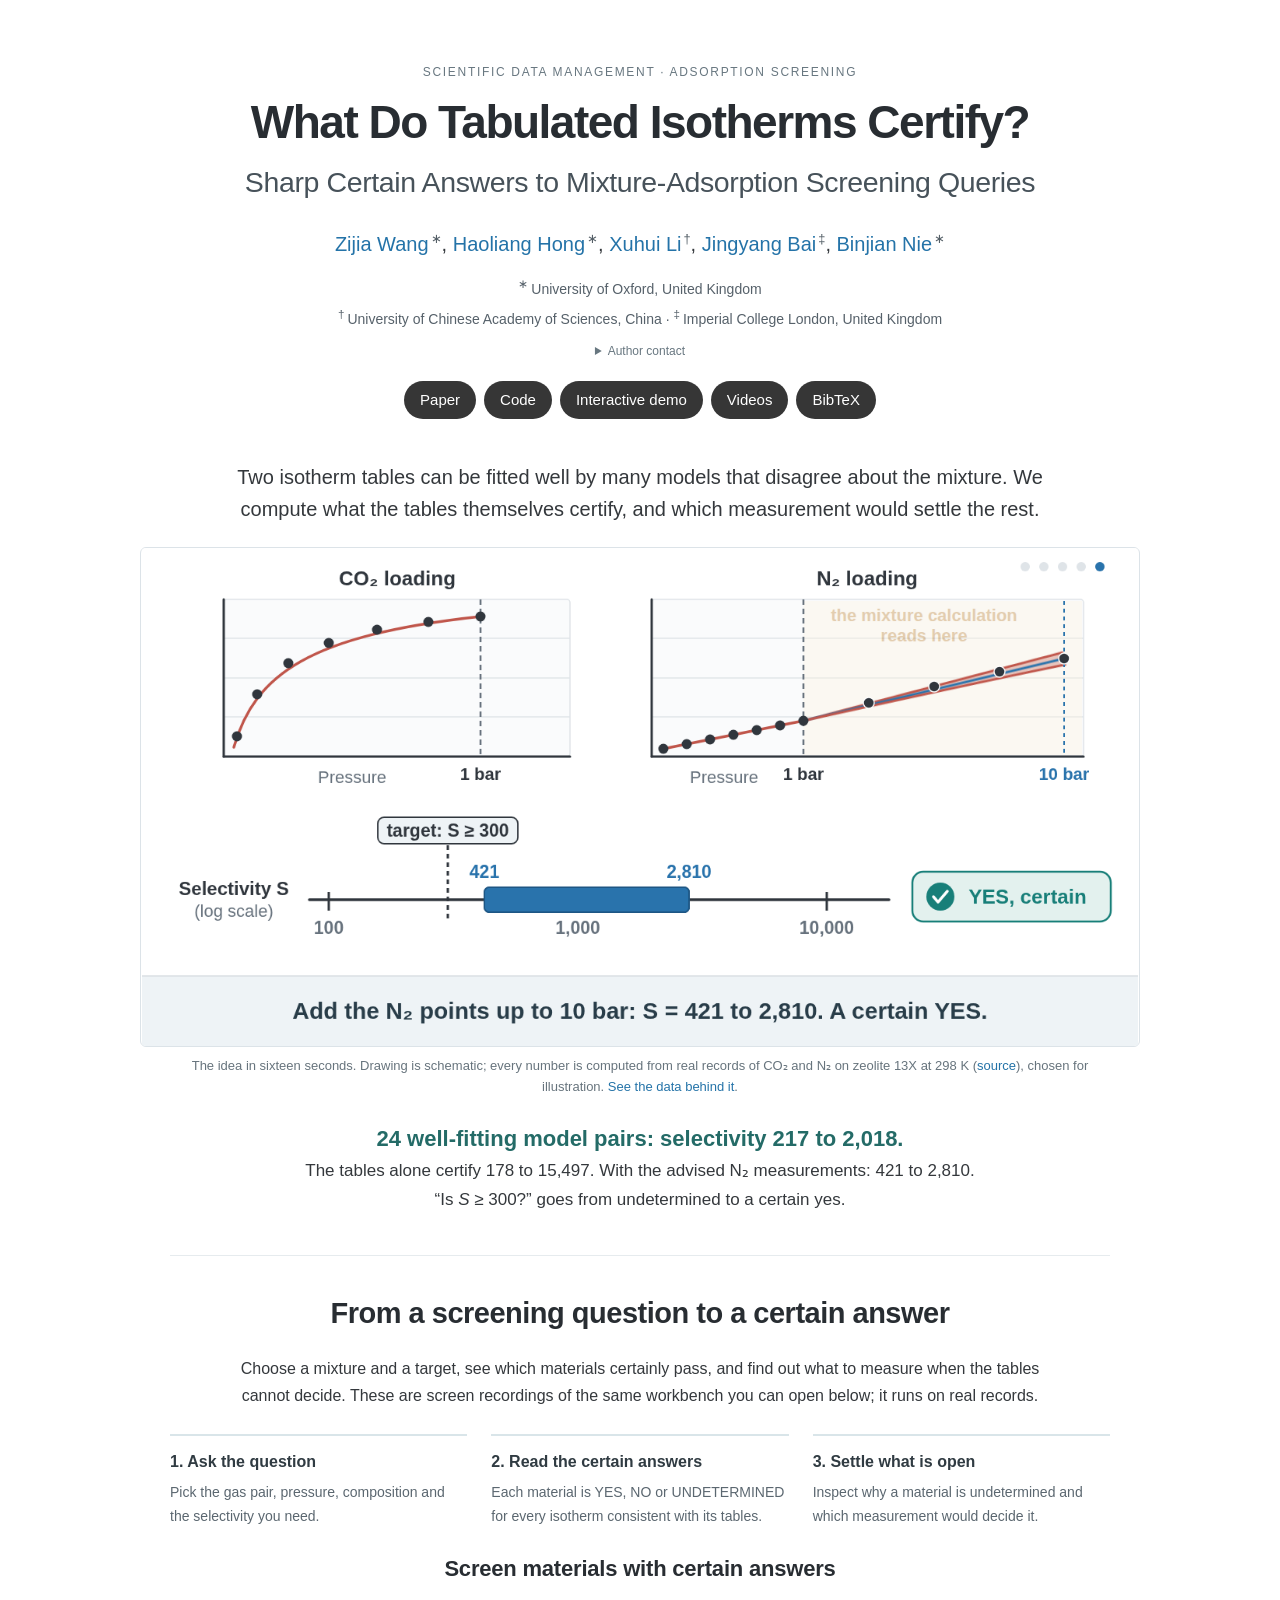
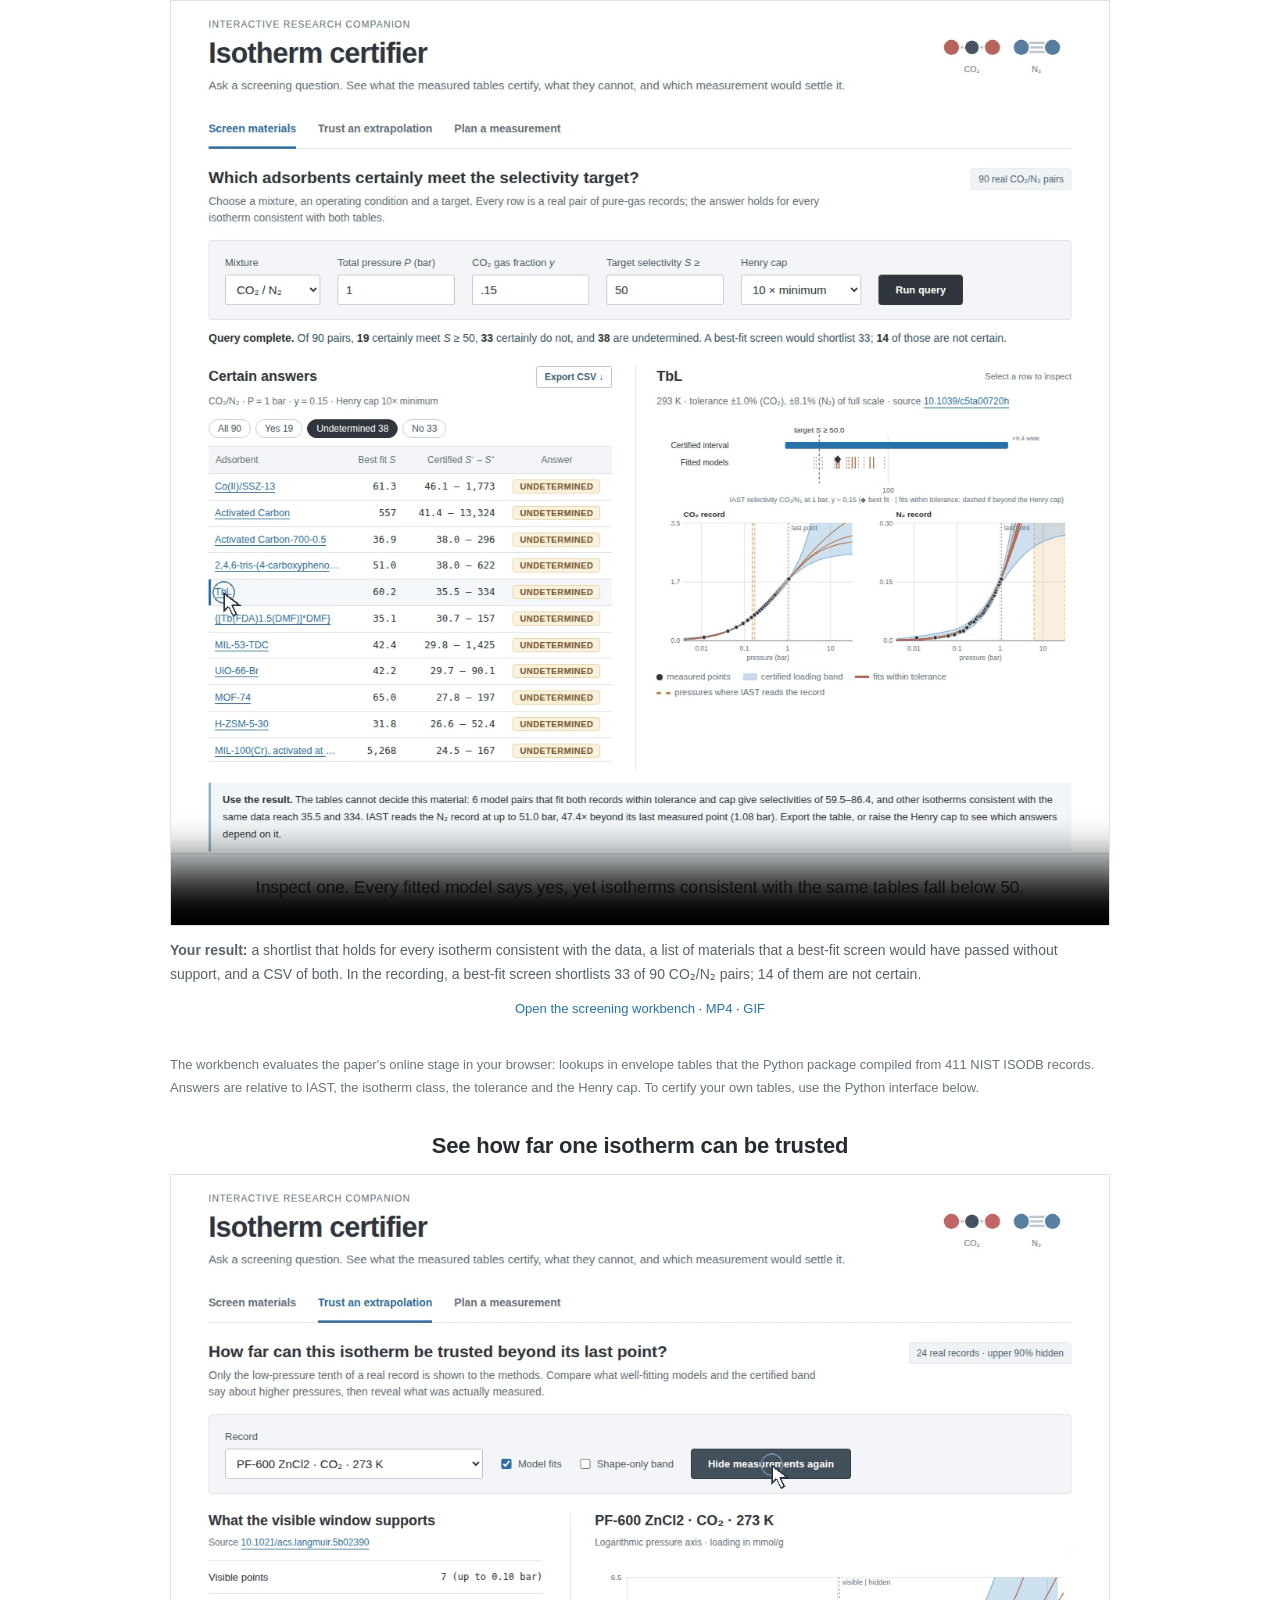
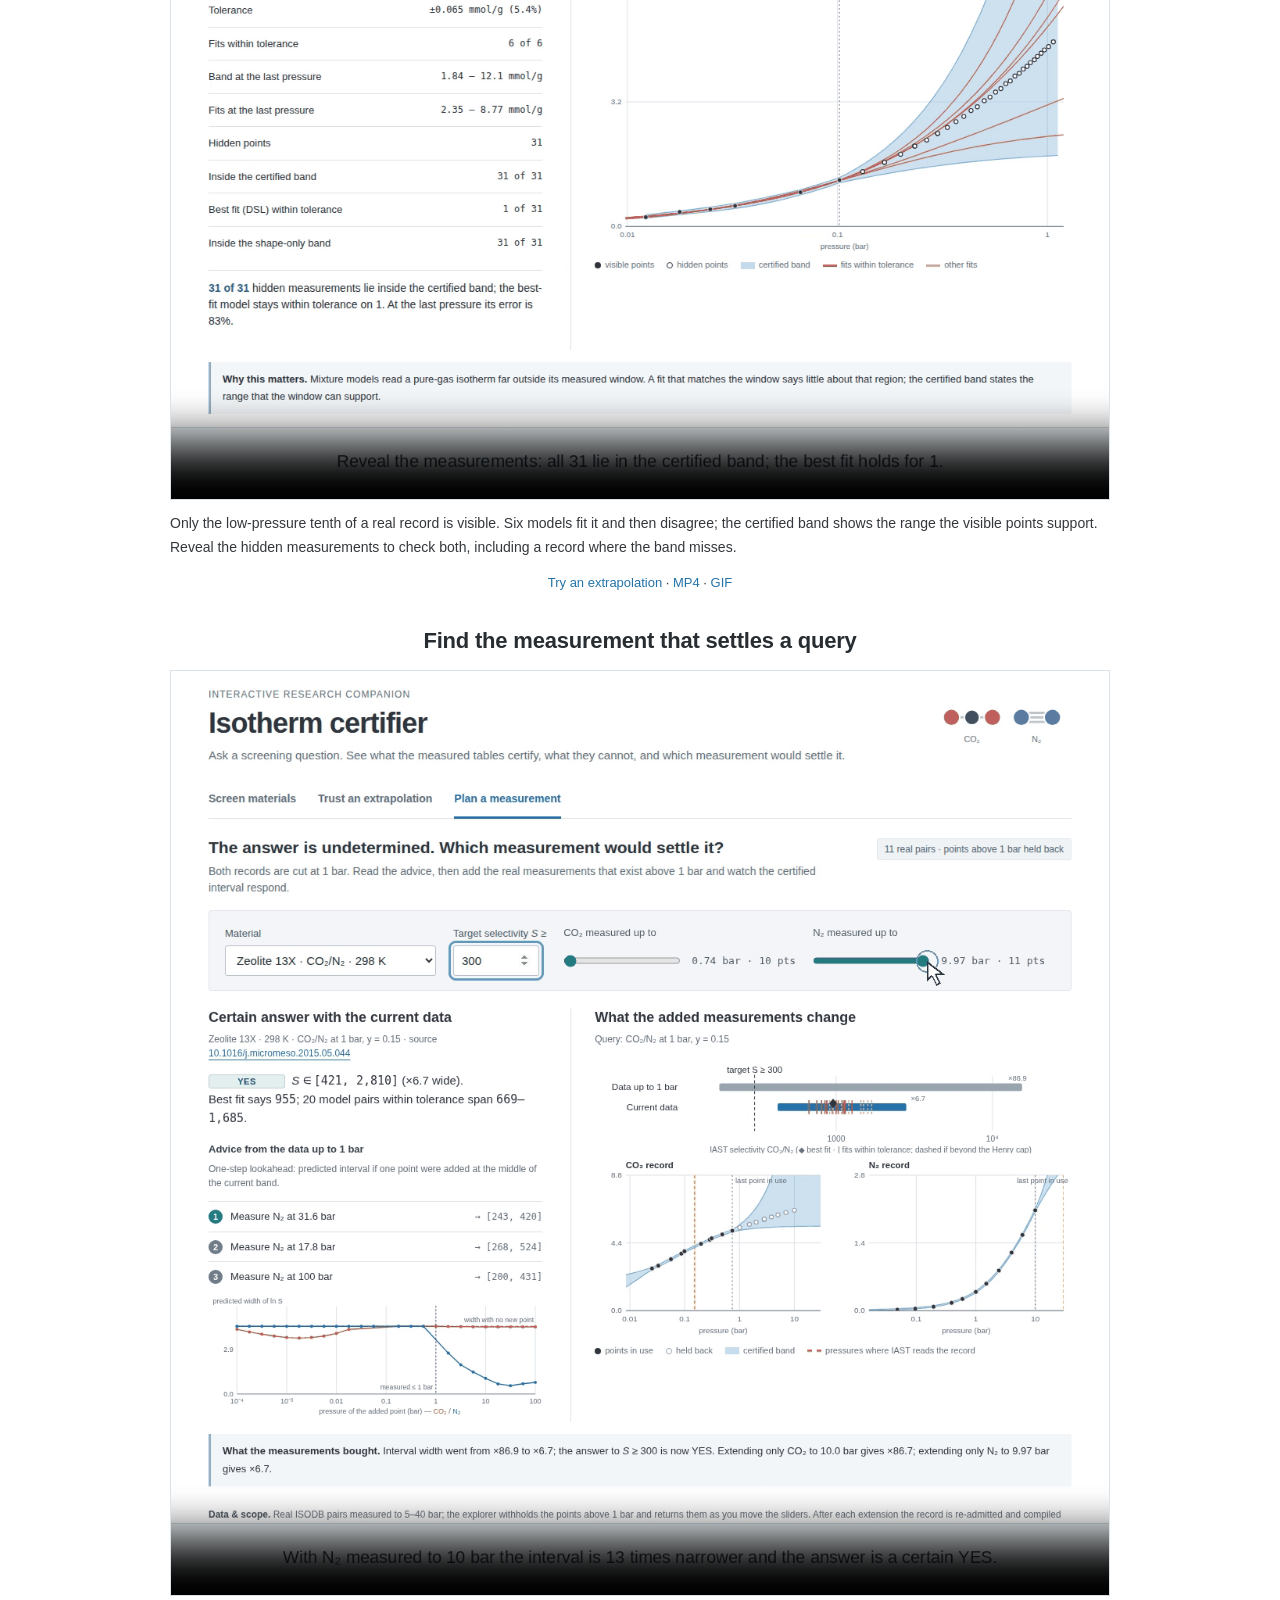
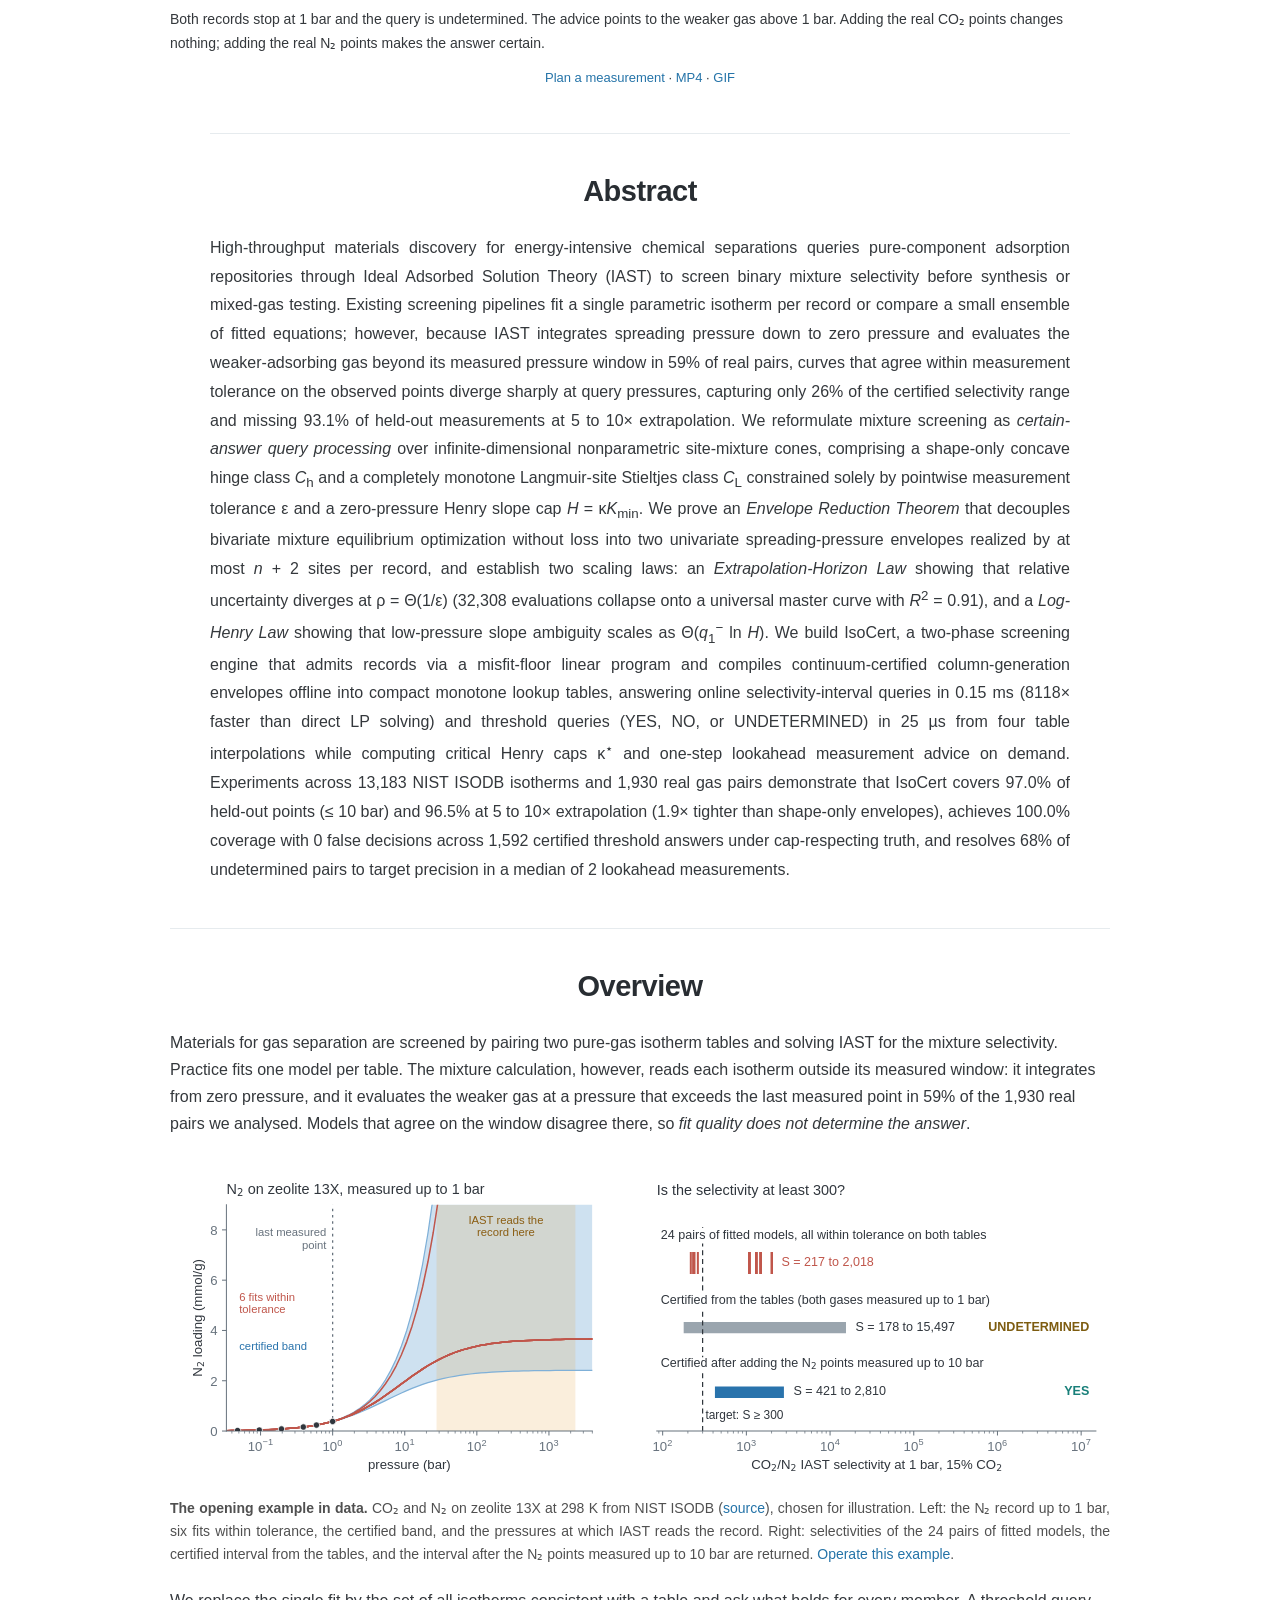
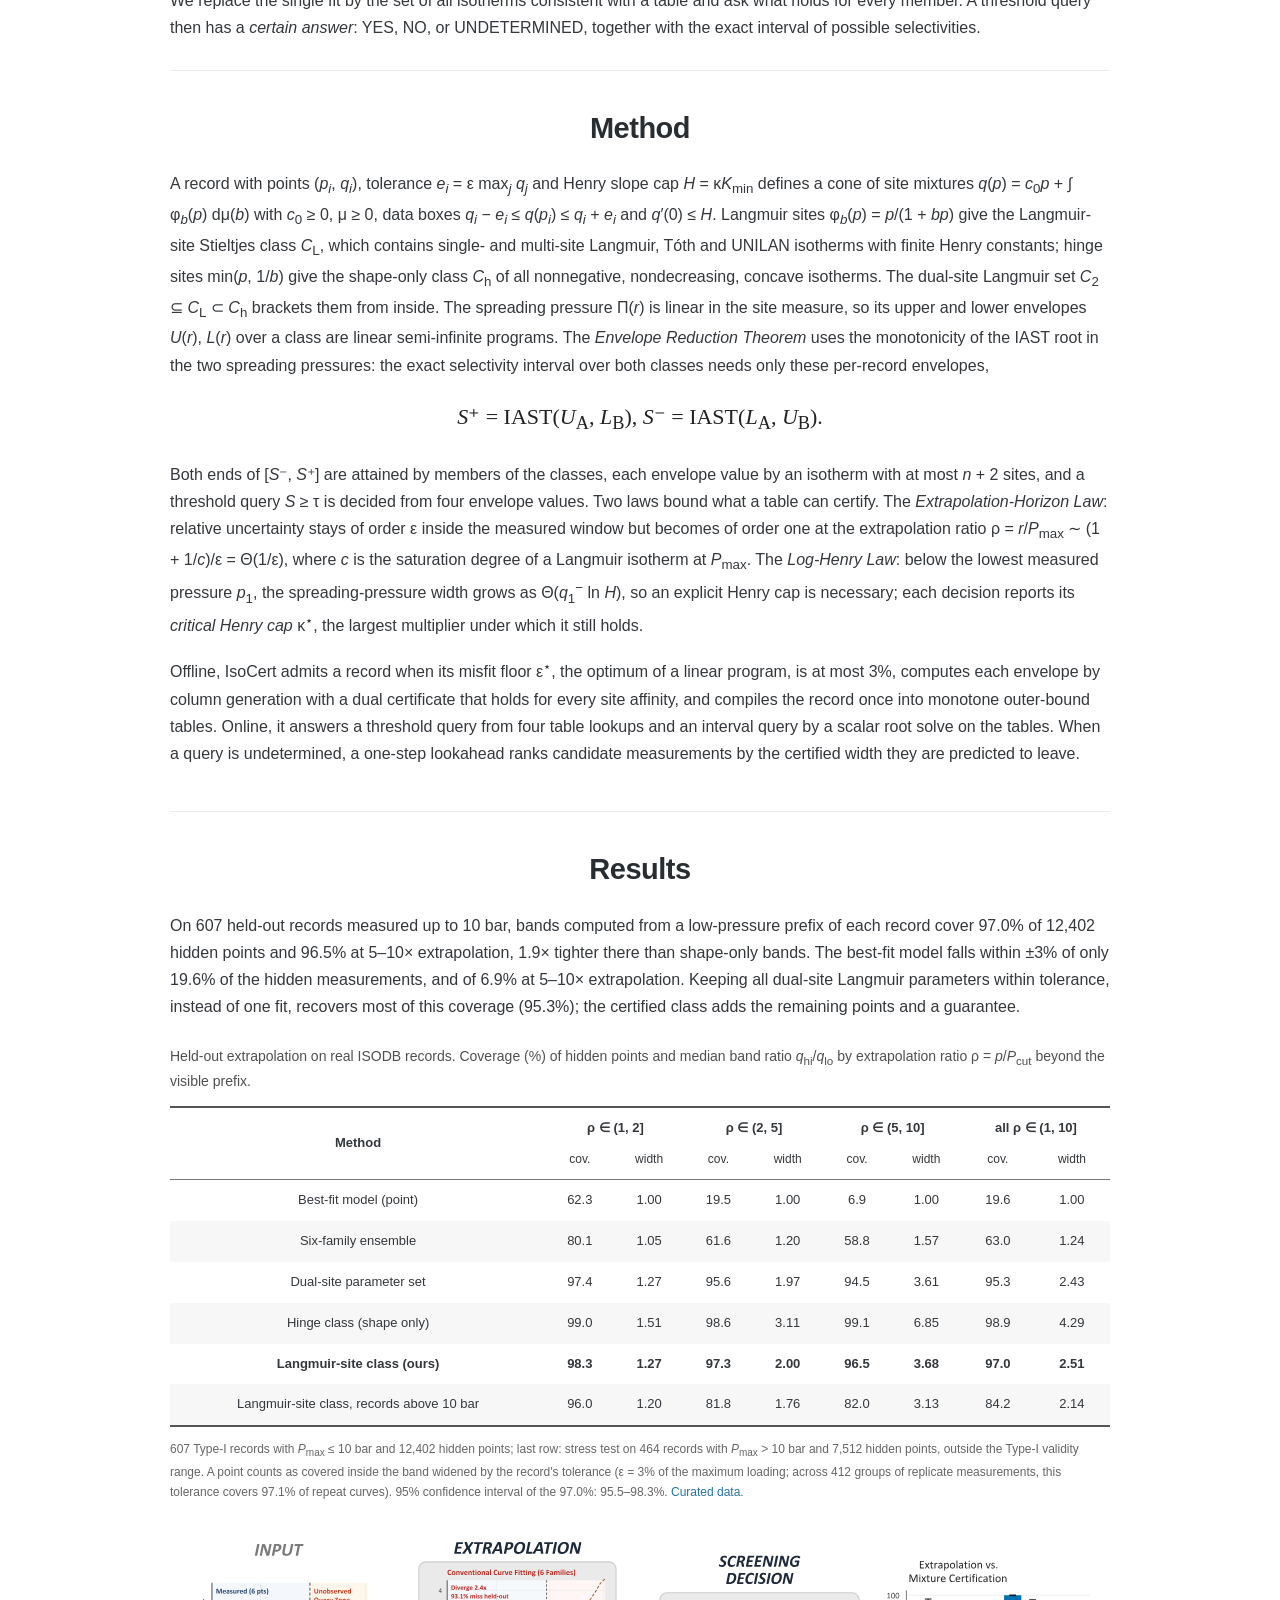
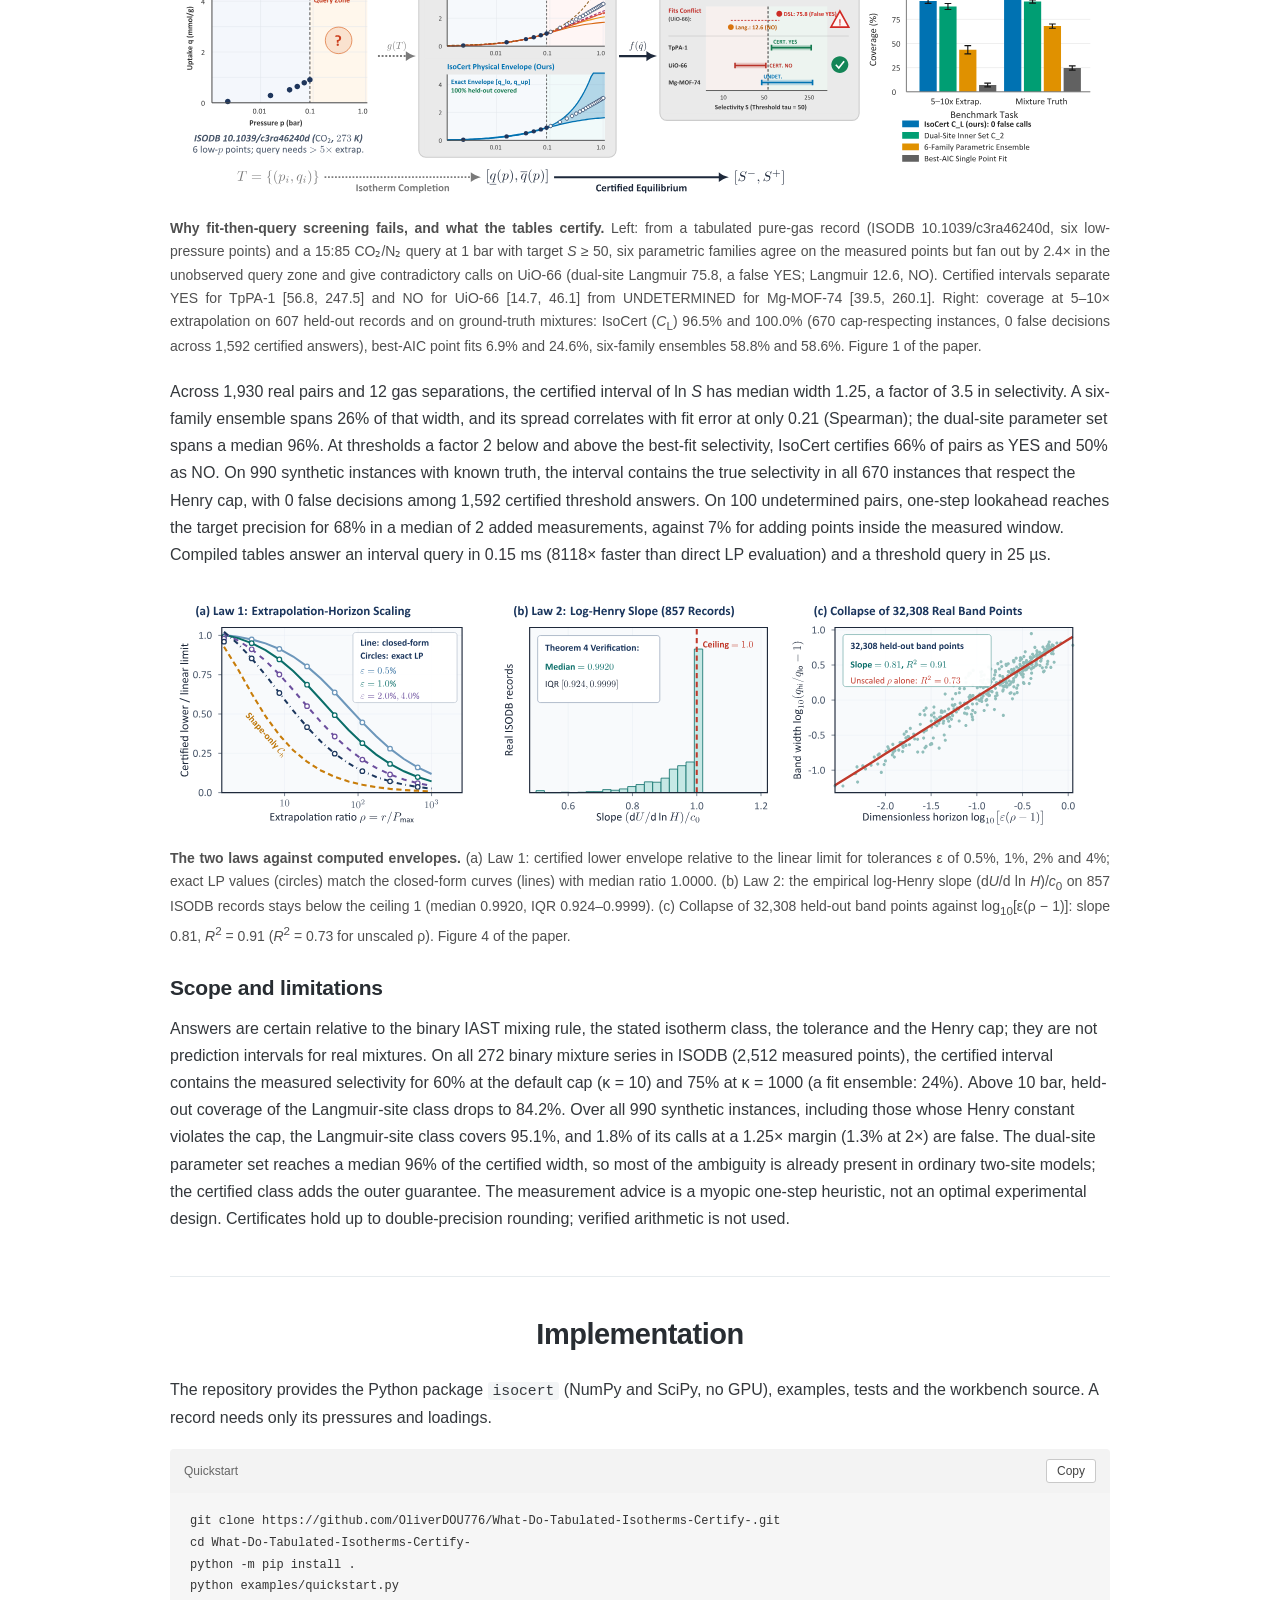
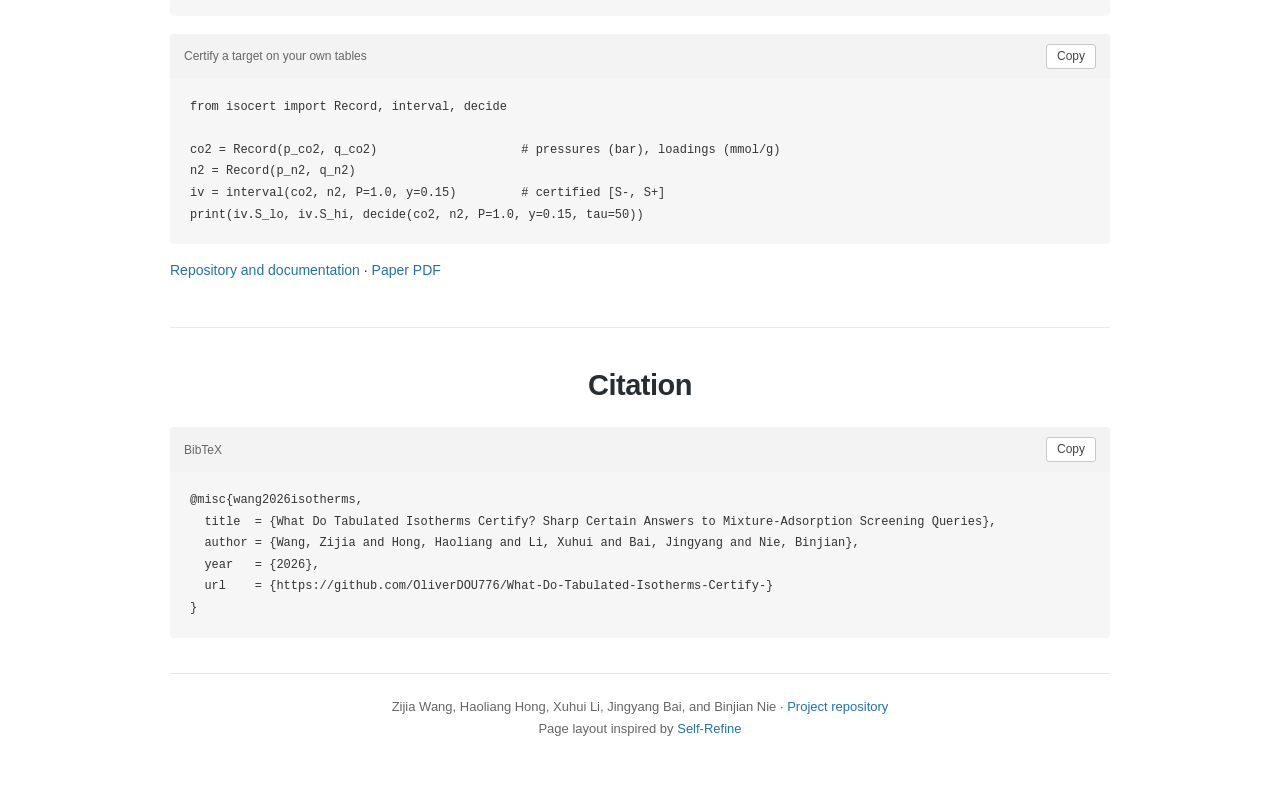
<file: docs/index.html>
<!DOCTYPE html>

<html lang="en">
<head>
<meta charset="utf-8"/>
<meta content="width=device-width, initial-scale=1" name="viewport"/>
<meta content="What Do Tabulated Isotherms Certify? Sharp Certain Answers to Mixture-Adsorption Screening Queries. Research by Zijia Wang, Haoliang Hong, Xuhui Li, Jingyang Bai, Binjian Nie." name="description"/>
<meta content="Zijia Wang, Haoliang Hong, Xuhui Li, Jingyang Bai, Binjian Nie" name="author"/>
<meta content="What Do Tabulated Isotherms Certify?" property="og:title"/>
<meta content="Certain answers to mixture-adsorption screening queries over tabulated isotherms: paper, implementation, interactive workbench and results." property="og:description"/>
<meta content="website" property="og:type"/>
<meta content="https://OliverDOU776.github.io/What-Do-Tabulated-Isotherms-Certify-/media/screen-materials-poster.png?v=20261109-1" property="og:image"/>
<title>What Do Tabulated Isotherms Certify?</title>
<link href="assets/favicon.svg" rel="icon" type="image/svg+xml"/>
<link href="style.css?v=20261109-1" rel="stylesheet"/>
<script defer="" src="app.js"></script>
</head>
<body>
<a class="skip-link" href="#main">Skip to content</a>
<main id="main">
<header class="paper-header"><p class="topic">Scientific data management · Adsorption screening</p><h1>What Do Tabulated Isotherms Certify?<br/><span class="subtitle">Sharp Certain Answers to Mixture-Adsorption Screening Queries</span></h1><div class="byline"><p class="authors"><a href="mailto:zijia.wang@said.oxford.edu">Zijia Wang</a><sup>∗</sup>, <a href="mailto:haoliang.hong@eng.ox.ac.uk">Haoliang Hong</a><sup>∗</sup>, <a href="mailto:lixuhui25@mails.ucas.ac.cn">Xuhui Li</a><sup>†</sup>, <a href="mailto:j.bai22@imperial.ac.uk">Jingyang Bai</a><sup>‡</sup>, <a href="mailto:binjian.nie@eng.ox.ac.uk">Binjian Nie</a><sup>∗</sup></p><div class="affiliations"><p><sup>∗</sup>University of Oxford, United Kingdom</p><p><sup>†</sup>University of Chinese Academy of Sciences, China · <sup>‡</sup>Imperial College London, United Kingdom</p></div><details class="author-emails"><summary>Author contact</summary><p><a href="mailto:zijia.wang@said.oxford.edu">zijia.wang@said.oxford.edu</a> · <a href="mailto:haoliang.hong@eng.ox.ac.uk">haoliang.hong@eng.ox.ac.uk</a> · <a href="mailto:binjian.nie@eng.ox.ac.uk">binjian.nie@eng.ox.ac.uk</a><br/><a href="mailto:lixuhui25@mails.ucas.ac.cn">lixuhui25@mails.ucas.ac.cn</a> · <a href="mailto:j.bai22@imperial.ac.uk">j.bai22@imperial.ac.uk</a></p></details><div class="paper-links"><a href="assets/paper.pdf?v=20261110-1">Paper</a><a href="https://github.com/OliverDOU776/What-Do-Tabulated-Isotherms-Certify-">Code</a><a href="explorer/">Interactive demo</a><a href="#demonstrations">Videos</a><a href="#bibtex">BibTeX</a></div></div></header><p class="lead">Two isotherm tables can be fitted well by many models that disagree about the mixture. We compute what the tables themselves certify, and which measurement would settle the rest.</p>
<figure class="teaser" id="teaser"><video aria-label="Sixteen-second cartoon: flue gas meets a zeolite that keeps carbon dioxide and lets nitrogen pass; two small isotherm tables are measured up to 1 bar; models that fit both tables give selectivities from 217 to 2,018; IsoCert certifies 178 to 15,497, which is undetermined for a target of 300, and advises measuring nitrogen above 1 bar; with those points the interval is 421 to 2,810, a certain yes." autoplay="" id="teaser-video" loop="" muted="" playsinline="" poster="media/hero-poster.png?v=20261109-2" preload="auto"><source src="media/hero.mp4?v=20261109-2" type="video/mp4"/><img alt="Animated summary of the project" src="media/hero.gif?v=20261109-2"/></video><figcaption>The idea in sixteen seconds. Drawing is schematic; every number is computed from real records of CO₂ and N₂ on zeolite 13X at 298 K (<a href="https://doi.org/10.1016/j.micromeso.2015.05.044">source</a>), chosen for illustration. <a href="#example">See the data behind it</a>.</figcaption></figure>
<p class="opening-result"><strong>24 well-fitting model pairs: selectivity 217 to 2,018.</strong><br/>The tables alone certify 178 to 15,497. With the advised N₂ measurements: 421 to 2,810.<br/>“Is <i>S</i> ≥ 300?” goes from undetermined to a certain yes.</p>
<section aria-labelledby="demonstrations-heading" class="paper-section" id="demonstrations"><h2 id="demonstrations-heading">From a screening question to a certain answer</h2>
<p class="section-intro">Choose a mixture and a target, see which materials certainly pass, and find out what to measure when the tables cannot decide. These are screen recordings of the same workbench you can open below; it runs on real records.</p>
<ol class="workflow"><li><strong>1. Ask the question</strong>Pick the gas pair, pressure, composition and the selectivity you need.</li><li><strong>2. Read the certain answers</strong>Each material is YES, NO or UNDETERMINED for every isotherm consistent with its tables.</li><li><strong>3. Settle what is open</strong>Inspect why a material is undetermined and which measurement would decide it.</li></ol>
<figure class="demo-main" id="screen-materials"><h3>Screen materials with certain answers</h3><video aria-label="Screen recording of running a selectivity query over real records, filtering undetermined materials, inspecting one and exporting the answers" controls="" playsinline="" poster="media/screen-materials-poster.png?v=20261109-1" preload="none"><source src="media/screen-materials.mp4?v=20261109-1" type="video/mp4"/><track kind="captions" label="English" src="media/screen-materials.vtt?v=20261109-1" srclang="en"/><a href="media/screen-materials.mp4?v=20261109-1">Watch MP4</a></video><figcaption><strong>Your result:</strong> a shortlist that holds for every isotherm consistent with the data, a list of materials that a best-fit screen would have passed without support, and a CSV of both. In the recording, a best-fit screen shortlists 33 of 90 CO₂/N₂ pairs; 14 of them are not certain.</figcaption><p class="demo-actions"><a href="explorer/#screen">Open the screening workbench</a> · <a href="media/screen-materials.mp4?v=20261109-1">MP4</a> · <a href="media/screen-materials.gif?v=20261109-1">GIF</a></p></figure>
<p class="source-note">The workbench evaluates the paper's online stage in your browser: lookups in envelope tables that the Python package compiled from 411 NIST ISODB records. Answers are relative to IAST, the isotherm class, the tolerance and the Henry cap. To certify your own tables, use the Python interface below.</p>
<div class="demo-grid"><figure class="demo"><h3>See how far one isotherm can be trusted</h3><video aria-label="Screen recording of comparing fitted models with the certified band on a real record and revealing the hidden measurements" controls="" playsinline="" poster="media/trust-extrapolation-poster.png?v=20261109-1" preload="none"><source src="media/trust-extrapolation.mp4?v=20261109-1" type="video/mp4"/><track kind="captions" label="English" src="media/trust-extrapolation.vtt?v=20261109-1" srclang="en"/></video><figcaption>Only the low-pressure tenth of a real record is visible. Six models fit it and then disagree; the certified band shows the range the visible points support. Reveal the hidden measurements to check both, including a record where the band misses.</figcaption><p class="demo-actions"><a href="explorer/#extrapolate">Try an extrapolation</a> · <a href="media/trust-extrapolation.mp4?v=20261109-1">MP4</a> · <a href="media/trust-extrapolation.gif?v=20261109-1">GIF</a></p></figure>
<figure class="demo"><h3>Find the measurement that settles a query</h3><video aria-label="Screen recording of an undetermined query, the measurement advice, and the certified interval after adding real measurements" controls="" playsinline="" poster="media/plan-measurement-poster.png?v=20261109-1" preload="none"><source src="media/plan-measurement.mp4?v=20261109-1" type="video/mp4"/><track kind="captions" label="English" src="media/plan-measurement.vtt?v=20261109-1" srclang="en"/></video><figcaption>Both records stop at 1 bar and the query is undetermined. The advice points to the weaker gas above 1 bar. Adding the real CO₂ points changes nothing; adding the real N₂ points makes the answer certain.</figcaption><p class="demo-actions"><a href="explorer/#measure">Plan a measurement</a> · <a href="media/plan-measurement.mp4?v=20261109-1">MP4</a> · <a href="media/plan-measurement.gif?v=20261109-1">GIF</a></p></figure></div></section><section aria-labelledby="abstract-heading" class="paper-section abstract-section" id="abstract">
<h2 id="abstract-heading">Abstract</h2>
<p>High-throughput materials discovery for energy-intensive chemical separations queries pure-component adsorption repositories through Ideal Adsorbed Solution Theory (IAST) to screen binary mixture selectivity before synthesis or mixed-gas testing. Existing screening pipelines fit a single parametric isotherm per record or compare a small ensemble of fitted equations; however, because IAST integrates spreading pressure down to zero pressure and evaluates the weaker-adsorbing gas beyond its measured pressure window in 59% of real pairs, curves that agree within measurement tolerance on the observed points diverge sharply at query pressures, capturing only 26% of the certified selectivity range and missing 93.1% of held-out measurements at 5 to 10× extrapolation. We reformulate mixture screening as <em>certain-answer query processing</em> over infinite-dimensional nonparametric site-mixture cones, comprising a shape-only concave hinge class <i>C</i><sub>h</sub> and a completely monotone Langmuir-site Stieltjes class <i>C</i><sub>L</sub> constrained solely by pointwise measurement tolerance ε and a zero-pressure Henry slope cap <i>H</i> = κ<i>K</i><sub>min</sub>. We prove an <em>Envelope Reduction Theorem</em> that decouples bivariate mixture equilibrium optimization without loss into two univariate spreading-pressure envelopes realized by at most <i>n</i> + 2 sites per record, and establish two scaling laws: an <em>Extrapolation-Horizon Law</em> showing that relative uncertainty diverges at ρ = Θ(1/ε) (32,308 evaluations collapse onto a universal master curve with <i>R</i><sup>2</sup> = 0.91), and a <em>Log-Henry Law</em> showing that low-pressure slope ambiguity scales as Θ(<i>q</i><sub>1</sub><sup>−</sup> ln <i>H</i>). We build IsoCert, a two-phase screening engine that admits records via a misfit-floor linear program and compiles continuum-certified column-generation envelopes offline into compact monotone lookup tables, answering online selectivity-interval queries in 0.15 ms (8118× faster than direct LP solving) and threshold queries (YES, NO, or UNDETERMINED) in 25 µs from four table interpolations while computing critical Henry caps κ<sup>⋆</sup> and one-step lookahead measurement advice on demand. Experiments across 13,183 NIST ISODB isotherms and 1,930 real gas pairs demonstrate that IsoCert covers 97.0% of held-out points (≤ 10 bar) and 96.5% at 5 to 10× extrapolation (1.9× tighter than shape-only envelopes), achieves 100.0% coverage with 0 false decisions across 1,592 certified threshold answers under cap-respecting truth, and resolves 68% of undetermined pairs to target precision in a median of 2 lookahead measurements.</p>
</section>
<section aria-labelledby="overview-heading" class="paper-section" id="overview">
<h2 id="overview-heading">Overview</h2>
<p>Materials for gas separation are screened by pairing two pure-gas isotherm tables and solving IAST for the mixture selectivity. Practice fits one model per table. The mixture calculation, however, reads each isotherm outside its measured window: it integrates from zero pressure, and it evaluates the weaker gas at a pressure that exceeds the last measured point in 59% of the 1,930 real pairs we analysed. Models that agree on the window disagree there, so <em>fit quality does not determine the answer</em>.</p>
<figure class="paper-figure" id="example"><img alt="Left: nitrogen isotherm on zeolite 13X measured up to 1 bar, six fitted models and the certified band, with the pressure range that IAST reads far beyond the last point. Right: selectivities of 24 pairs of fitted models from 217 to 2,018, the certified interval 178 to 15,497 (undetermined for a target of 300), and the interval 421 to 2,810 after adding nitrogen points up to 10 bar (yes)." height="380" src="assets/opening-example.svg?v=20261109-1" width="1100"/><figcaption><strong>The opening example in data.</strong> CO₂ and N₂ on zeolite 13X at 298 K from NIST ISODB (<a href="https://doi.org/10.1016/j.micromeso.2015.05.044">source</a>), chosen for illustration. Left: the N₂ record up to 1 bar, six fits within tolerance, the certified band, and the pressures at which IAST reads the record. Right: selectivities of the 24 pairs of fitted models, the certified interval from the tables, and the interval after the N₂ points measured up to 10 bar are returned. <a href="explorer/#measure">Operate this example</a>.</figcaption></figure>
<p>We replace the single fit by the set of all isotherms consistent with a table and ask what holds for every member. A threshold query then has a <em>certain answer</em>: YES, NO, or UNDETERMINED, together with the exact interval of possible selectivities.</p>
</section>
<section aria-labelledby="method-heading" class="paper-section" id="method">
<h2 id="method-heading">Method</h2>
<p>A record with points (<i>p</i><sub><i>i</i></sub>, <i>q</i><sub><i>i</i></sub>), tolerance <i>e</i><sub><i>i</i></sub> = ε max<sub><i>j</i></sub> <i>q</i><sub><i>j</i></sub> and Henry slope cap <i>H</i> = κ<i>K</i><sub>min</sub> defines a cone of site mixtures <i>q</i>(<i>p</i>) = <i>c</i><sub>0</sub><i>p</i> + ∫ φ<sub><i>b</i></sub>(<i>p</i>) dμ(<i>b</i>) with <i>c</i><sub>0</sub> ≥ 0, μ ≥ 0, data boxes <i>q</i><sub><i>i</i></sub> − <i>e</i><sub><i>i</i></sub> ≤ <i>q</i>(<i>p</i><sub><i>i</i></sub>) ≤ <i>q</i><sub><i>i</i></sub> + <i>e</i><sub><i>i</i></sub> and <i>q</i>′(0) ≤ <i>H</i>. Langmuir sites φ<sub><i>b</i></sub>(<i>p</i>) = <i>p</i>/(1 + <i>bp</i>) give the Langmuir-site Stieltjes class <i>C</i><sub>L</sub>, which contains single- and multi-site Langmuir, Tóth and UNILAN isotherms with finite Henry constants; hinge sites min(<i>p</i>, 1/<i>b</i>) give the shape-only class <i>C</i><sub>h</sub> of all nonnegative, nondecreasing, concave isotherms. The dual-site Langmuir set <i>C</i><sub>2</sub> ⊆ <i>C</i><sub>L</sub> ⊂ <i>C</i><sub>h</sub> brackets them from inside. The spreading pressure Π(<i>r</i>) is linear in the site measure, so its upper and lower envelopes <i>U</i>(<i>r</i>), <i>L</i>(<i>r</i>) over a class are linear semi-infinite programs. The <em>Envelope Reduction Theorem</em> uses the monotonicity of the IAST root in the two spreading pressures: the exact selectivity interval over both classes needs only these per-record envelopes,</p>
<div aria-label="S plus equals IAST of U A and L B. S minus equals IAST of L A and U B." class="equations" role="math">
<p><i>S</i>⁺ = IAST(<i>U</i><sub>A</sub>, <i>L</i><sub>B</sub>),  <i>S</i>⁻ = IAST(<i>L</i><sub>A</sub>, <i>U</i><sub>B</sub>).</p>
</div>
<p>Both ends of [<i>S</i>⁻, <i>S</i>⁺] are attained by members of the classes, each envelope value by an isotherm with at most <i>n</i> + 2 sites, and a threshold query <i>S</i> ≥ τ is decided from four envelope values. Two laws bound what a table can certify. The <em>Extrapolation-Horizon Law</em>: relative uncertainty stays of order ε inside the measured window but becomes of order one at the extrapolation ratio ρ = <i>r</i>/<i>P</i><sub>max</sub> ∼ (1 + 1/<i>c</i>)/ε = Θ(1/ε), where <i>c</i> is the saturation degree of a Langmuir isotherm at <i>P</i><sub>max</sub>. The <em>Log-Henry Law</em>: below the lowest measured pressure <i>p</i><sub>1</sub>, the spreading-pressure width grows as Θ(<i>q</i><sub>1</sub><sup>−</sup> ln <i>H</i>), so an explicit Henry cap is necessary; each decision reports its <em>critical Henry cap</em> κ<sup>⋆</sup>, the largest multiplier under which it still holds.</p>
<p>Offline, IsoCert admits a record when its misfit floor ε<sup>⋆</sup>, the optimum of a linear program, is at most 3%, computes each envelope by column generation with a dual certificate that holds for every site affinity, and compiles the record once into monotone outer-bound tables. Online, it answers a threshold query from four table lookups and an interval query by a scalar root solve on the tables. When a query is undetermined, a one-step lookahead ranks candidate measurements by the certified width they are predicted to leave.</p>
</section>
<section aria-labelledby="results-heading" class="paper-section" id="results">
<h2 id="results-heading">Results</h2>
<p>On 607 held-out records measured up to 10 bar, bands computed from a low-pressure prefix of each record cover 97.0% of 12,402 hidden points and 96.5% at 5–10× extrapolation, 1.9× tighter there than shape-only bands. The best-fit model falls within ±3% of only 19.6% of the hidden measurements, and of 6.9% at 5–10× extrapolation. Keeping all dual-site Langmuir parameters within tolerance, instead of one fit, recovers most of this coverage (95.3%); the certified class adds the remaining points and a guarantee.</p>
<div aria-label="Held-out extrapolation coverage and band width by method; scroll horizontally on small screens" class="table-scroll" role="region" tabindex="0">
<table>
<caption>Held-out extrapolation on real ISODB records. Coverage (%) of hidden points and median band ratio <i>q</i><sub>hi</sub>/<i>q</i><sub>lo</sub> by extrapolation ratio ρ = <i>p</i>/<i>P</i><sub>cut</sub> beyond the visible prefix.</caption>
<thead><tr><th rowspan="2" scope="col">Method</th><th colspan="2" scope="col">ρ ∈ (1, 2]</th><th colspan="2" scope="col">ρ ∈ (2, 5]</th><th colspan="2" scope="col">ρ ∈ (5, 10]</th><th colspan="2" scope="col">all ρ ∈ (1, 10]</th></tr><tr><th scope="col">cov.</th><th scope="col">width</th><th scope="col">cov.</th><th scope="col">width</th><th scope="col">cov.</th><th scope="col">width</th><th scope="col">cov.</th><th scope="col">width</th></tr></thead>
<tbody>
<tr><th scope="row">Best-fit model (point)</th><td>62.3</td><td>1.00</td><td>19.5</td><td>1.00</td><td>6.9</td><td>1.00</td><td>19.6</td><td>1.00</td></tr>
<tr><th scope="row">Six-family ensemble</th><td>80.1</td><td>1.05</td><td>61.6</td><td>1.20</td><td>58.8</td><td>1.57</td><td>63.0</td><td>1.24</td></tr>
<tr><th scope="row">Dual-site parameter set</th><td>97.4</td><td>1.27</td><td>95.6</td><td>1.97</td><td>94.5</td><td>3.61</td><td>95.3</td><td>2.43</td></tr>
<tr><th scope="row">Hinge class (shape only)</th><td>99.0</td><td>1.51</td><td>98.6</td><td>3.11</td><td>99.1</td><td>6.85</td><td>98.9</td><td>4.29</td></tr>
<tr><th scope="row"><strong>Langmuir-site class (ours)</strong></th><td><strong>98.3</strong></td><td><strong>1.27</strong></td><td><strong>97.3</strong></td><td><strong>2.00</strong></td><td><strong>96.5</strong></td><td><strong>3.68</strong></td><td><strong>97.0</strong></td><td><strong>2.51</strong></td></tr>
<tr><th scope="row">Langmuir-site class, records above 10 bar</th><td>96.0</td><td>1.20</td><td>81.8</td><td>1.76</td><td>82.0</td><td>3.13</td><td>84.2</td><td>2.14</td></tr>
</tbody>
</table>
</div>
<p class="table-note">607 Type-I records with <i>P</i><sub>max</sub> ≤ 10 bar and 12,402 hidden points; last row: stress test on 464 records with <i>P</i><sub>max</sub> &gt; 10 bar and 7,512 hidden points, outside the Type-I validity range. A point counts as covered inside the band widened by the record's tolerance (ε = 3% of the maximum loading; across 412 groups of replicate measurements, this tolerance covers 97.1% of repeat curves). 95% confidence interval of the 97.0%: 95.5–98.3%. <a href="https://github.com/OliverDOU776/What-Do-Tabulated-Isotherms-Certify-/blob/main/evidence/published_results.csv">Curated data</a>.</p>
<figure class="paper-figure">
<a aria-label="Open full-size figure 1 of the paper" href="assets/paper-fig1.svg?v=20261110-1"><img alt="Paper figure 1: a tabulated record with six low-pressure points; six fitted families agree on the measured points and fan out in the unobserved query zone, while the certified envelope covers the held-out points; fitted models give contradictory screening calls, while certified intervals separate YES, NO and UNDETERMINED materials; bar chart of coverage at 5 to 10 times extrapolation and on mixture ground truth by method." loading="lazy" src="assets/paper-fig1.svg?v=20261110-1"/></a>
<figcaption><strong>Why fit-then-query screening fails, and what the tables certify.</strong> Left: from a tabulated pure-gas record (ISODB 10.1039/c3ra46240d, six low-pressure points) and a 15:85 CO₂/N₂ query at 1 bar with target <i>S</i> ≥ 50, six parametric families agree on the measured points but fan out by 2.4× in the unobserved query zone and give contradictory calls on UiO-66 (dual-site Langmuir 75.8, a false YES; Langmuir 12.6, NO). Certified intervals separate YES for TpPA-1 [56.8, 247.5] and NO for UiO-66 [14.7, 46.1] from UNDETERMINED for Mg-MOF-74 [39.5, 260.1]. Right: coverage at 5–10× extrapolation on 607 held-out records and on ground-truth mixtures: IsoCert (<i>C</i><sub>L</sub>) 96.5% and 100.0% (670 cap-respecting instances, 0 false decisions across 1,592 certified answers), best-AIC point fits 6.9% and 24.6%, six-family ensembles 58.8% and 58.6%. Figure 1 of the paper.</figcaption>
</figure>
<p>Across 1,930 real pairs and 12 gas separations, the certified interval of ln <i>S</i> has median width 1.25, a factor of 3.5 in selectivity. A six-family ensemble spans 26% of that width, and its spread correlates with fit error at only 0.21 (Spearman); the dual-site parameter set spans a median 96%. At thresholds a factor 2 below and above the best-fit selectivity, IsoCert certifies 66% of pairs as YES and 50% as NO. On 990 synthetic instances with known truth, the interval contains the true selectivity in all 670 instances that respect the Henry cap, with 0 false decisions among 1,592 certified threshold answers. On 100 undetermined pairs, one-step lookahead reaches the target precision for 68% in a median of 2 added measurements, against 7% for adding points inside the measured window. Compiled tables answer an interval query in 0.15 ms (8118× faster than direct LP evaluation) and a threshold query in 25 µs.</p>
<figure class="paper-figure">
<a aria-label="Open full-size figure 4 of the paper" href="assets/paper-fig4.svg?v=20261110-1"><img alt="Paper figure 4: the closed-form extrapolation-horizon witness against exact LP envelopes for four tolerances, the histogram of the log-Henry slope ratio on 857 real records below its ceiling of 1, and the collapse of 32,308 real band points against the dimensionless horizon." loading="lazy" src="assets/paper-fig4.svg?v=20261110-1"/></a>
<figcaption><strong>The two laws against computed envelopes.</strong> (a) Law 1: certified lower envelope relative to the linear limit for tolerances ε of 0.5%, 1%, 2% and 4%; exact LP values (circles) match the closed-form curves (lines) with median ratio 1.0000. (b) Law 2: the empirical log-Henry slope (d<i>U</i>/d ln <i>H</i>)/<i>c</i><sub>0</sub> on 857 ISODB records stays below the ceiling 1 (median 0.9920, IQR 0.924–0.9999). (c) Collapse of 32,308 held-out band points against log<sub>10</sub>[ε(ρ − 1)]: slope 0.81, <i>R</i><sup>2</sup> = 0.91 (<i>R</i><sup>2</sup> = 0.73 for unscaled ρ). Figure 4 of the paper.</figcaption>
</figure>
<h3>Scope and limitations</h3>
<p>Answers are certain relative to the binary IAST mixing rule, the stated isotherm class, the tolerance and the Henry cap; they are not prediction intervals for real mixtures. On all 272 binary mixture series in ISODB (2,512 measured points), the certified interval contains the measured selectivity for 60% at the default cap (κ = 10) and 75% at κ = 1000 (a fit ensemble: 24%). Above 10 bar, held-out coverage of the Langmuir-site class drops to 84.2%. Over all 990 synthetic instances, including those whose Henry constant violates the cap, the Langmuir-site class covers 95.1%, and 1.8% of its calls at a 1.25× margin (1.3% at 2×) are false. The dual-site parameter set reaches a median 96% of the certified width, so most of the ambiguity is already present in ordinary two-site models; the certified class adds the outer guarantee. The measurement advice is a myopic one-step heuristic, not an optimal experimental design. Certificates hold up to double-precision rounding; verified arithmetic is not used.</p>
</section>
<section aria-labelledby="implementation-heading" class="paper-section implementation" id="implementation">
<h2 id="implementation-heading">Implementation</h2>
<p>The repository provides the Python package <code>isocert</code> (NumPy and SciPy, no GPU), examples, tests and the workbench source. A record needs only its pressures and loadings.</p>
<div class="code-label"><span>Quickstart</span><button data-copy="quickstart" type="button">Copy</button></div>
<pre><code id="quickstart">git clone https://github.com/OliverDOU776/What-Do-Tabulated-Isotherms-Certify-.git
cd What-Do-Tabulated-Isotherms-Certify-
python -m pip install .
python examples/quickstart.py</code></pre>
<div class="code-label second"><span>Certify a target on your own tables</span><button data-copy="usage" type="button">Copy</button></div>
<pre><code id="usage">from isocert import Record, interval, decide

co2 = Record(p_co2, q_co2)                    # pressures (bar), loadings (mmol/g)
n2 = Record(p_n2, q_n2)
iv = interval(co2, n2, P=1.0, y=0.15)         # certified [S-, S+]
print(iv.S_lo, iv.S_hi, decide(co2, n2, P=1.0, y=0.15, tau=50))</code></pre>
<p class="resource-note"><a href="https://github.com/OliverDOU776/What-Do-Tabulated-Isotherms-Certify-">Repository and documentation</a> · <a href="assets/paper.pdf?v=20261110-1">Paper PDF</a></p>
</section>
<section aria-labelledby="bibtex-heading" class="paper-section citation" id="bibtex">
<h2 id="bibtex-heading">Citation</h2>
<div class="code-label"><span>BibTeX</span><button data-copy="citation" type="button">Copy</button></div>
<pre><code id="citation">@misc{wang2026isotherms,
  title  = {What Do Tabulated Isotherms Certify? Sharp Certain Answers to Mixture-Adsorption Screening Queries},
  author = {Wang, Zijia and Hong, Haoliang and Li, Xuhui and Bai, Jingyang and Nie, Binjian},
  year   = {2026},
  url    = {https://github.com/OliverDOU776/What-Do-Tabulated-Isotherms-Certify-}
}</code></pre>
</section>
</main>
<footer><p>Zijia Wang, Haoliang Hong, Xuhui Li, Jingyang Bai, and Binjian Nie · <a href="https://github.com/OliverDOU776/What-Do-Tabulated-Isotherms-Certify-">Project repository</a><br/>Page layout inspired by <a href="https://selfrefine.info/">Self-Refine</a></p></footer>
<p aria-live="polite" class="visually-hidden" id="copy-status"></p>
</body>
</html>
</file>
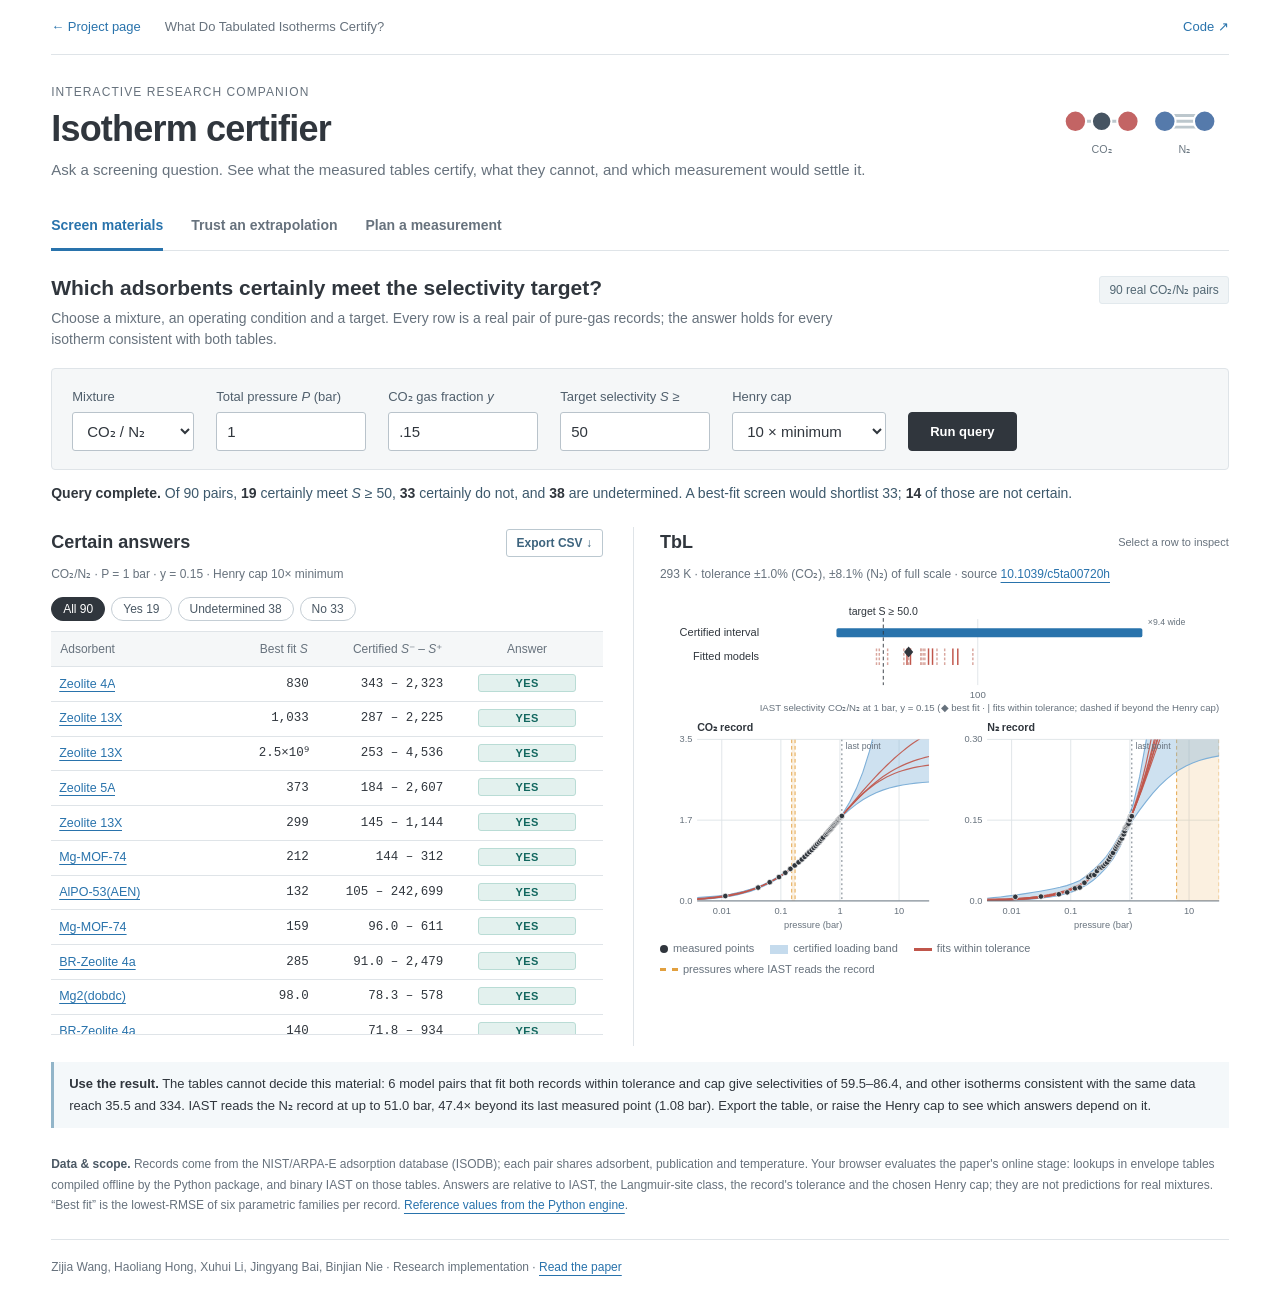
<file: docs/explorer/index.html>
<!doctype html>
<html lang="en">
<head>
  <meta charset="utf-8" />
  <meta name="viewport" content="width=device-width, initial-scale=1" />
  <meta name="author" content="Zijia Wang, Haoliang Hong, Xuhui Li, Jingyang Bai, Binjian Nie" />
  <meta name="description" content="Ask a mixture-screening question of real tabulated isotherms: see what the tables certify, what they cannot, and which measurement would settle it." />
  <title>Isotherm certifier · What Do Tabulated Isotherms Certify?</title>
  <link rel="icon" href="../assets/favicon.svg" type="image/svg+xml" />
  <link rel="stylesheet" href="explorer.css?v=20261109-1" />
  <script type="module" src="explorer.mjs?v=20261109-1"></script>
</head>
<body>
  <a class="skip-link" href="#workbench">Skip to workbench</a>
  <header>
    <a href="../">← Project page</a>
    <span>What Do Tabulated Isotherms Certify?</span>
    <a href="https://github.com/OliverDOU776/What-Do-Tabulated-Isotherms-Certify-">Code ↗</a>
  </header>
  <main id="workbench">
    <div class="mast">
      <div><p class="eyebrow">Interactive research companion</p><h1>Isotherm certifier</h1><p class="intro">Ask a screening question. See what the measured tables certify, what they cannot, and which measurement would settle it.</p></div>
      <svg class="molecules" viewBox="0 0 180 70" role="img" aria-label="Illustrative carbon dioxide and nitrogen molecules"><g stroke="#bcc7cd" stroke-width="3"><path d="M22 24H76M112 24H157M112 30H157M112 18H157"/></g><g stroke="#fff" stroke-width="2"><circle cx="22" cy="24" r="11" fill="#c36464"/><circle cx="49" cy="24" r="10" fill="#465462"/><circle cx="76" cy="24" r="11" fill="#c36464"/><circle cx="114" cy="24" r="11" fill="#557aab"/><circle cx="155" cy="24" r="11" fill="#557aab"/></g><g fill="#6b7781" font-family="Arial,sans-serif" font-size="11" text-anchor="middle"><text x="49" y="57">CO₂</text><text x="134" y="57">N₂</text></g></svg>
    </div>
    <nav aria-label="Analysis view"><a href="#screen">Screen materials</a><a href="#extrapolate">Trust an extrapolation</a><a href="#measure">Plan a measurement</a></nav>
    <p id="load" role="status">Loading records and compiled envelope tables…</p>

    <section id="screen" hidden aria-labelledby="screen-heading">
      <div class="task-heading"><div><h2 id="screen-heading">Which adsorbents certainly meet the selectivity target?</h2><p>Choose a mixture, an operating condition and a target. Every row is a real pair of pure-gas records; the answer holds for every isotherm consistent with both tables.</p></div><span class="dataset-tag" id="screen-tag"></span></div>
      <form id="query" class="strip">
        <label>Mixture<select name="mix" aria-label="Mixture"><option value="co2-n2">CO₂ / N₂</option><option value="co2-ch4">CO₂ / CH₄</option><option value="c2h4-c2h6">C₂H₄ / C₂H₆</option></select></label>
        <label>Total pressure <i>P</i> (bar)<input name="pressure" aria-label="Total pressure P in bar" type="number" step="any" min=".01" max="100" required value="1" /></label>
        <label><span id="feed-label">CO₂</span> gas fraction <i>y</i><input name="feed" aria-label="Gas-phase mole fraction of the first gas" type="number" step="any" min=".01" max=".99" required value=".15" /></label>
        <label>Target selectivity <i>S</i> ≥<input name="tau" aria-label="Target selectivity" type="number" step="any" min=".01" max="100000" required value="50" /></label>
        <label>Henry cap<select name="cap" aria-label="Henry cap multiplier"><option value="10">10 × minimum</option><option value="100">100 × minimum</option><option value="1000">1000 × minimum</option></select></label>
        <button type="submit">Run query</button>
      </form>
      <div class="query-summary" id="screen-summary" role="status" aria-live="polite"></div>
      <div class="workspace">
        <article>
          <div class="article-heading"><h3>Certain answers</h3><button id="export" class="secondary" type="button" disabled>Export CSV ↓</button></div>
          <p class="meta" id="screen-meta"></p>
          <div class="filters" id="filters" role="group" aria-label="Filter by answer"></div>
          <div class="scroll"><table class="results"><thead><tr><th scope="col">Adsorbent</th><th scope="col">Best fit <i>S</i></th><th scope="col">Certified <i>S</i>⁻ – <i>S</i>⁺</th><th scope="col">Answer</th></tr></thead><tbody id="rows"></tbody></table></div>
          <p id="export-status" class="foot" role="status"></p>
        </article>
        <article class="plot">
          <div class="article-heading"><h3 id="pair-title">Select a material</h3><span class="hint">Select a row to inspect</span></div>
          <p id="pair-meta" class="meta"></p>
          <div id="pair-strip"></div>
          <div id="pair-curves"></div>
          <div class="legend"><span><i class="pt" style="background:#30363d"></i>measured points</span><span><i class="band" style="background:#7fb0d8"></i>certified loading band</span><span><i style="border-color:#c0564b"></i>fits within tolerance</span><span><i style="border-color:#e2a03f;border-top-style:dashed"></i>pressures where IAST reads the record</span></div>
        </article>
      </div>
      <div class="value-note" id="screen-value"></div>
      <p class="source"><strong>Data &amp; scope.</strong> Records come from the NIST/ARPA-E adsorption database (ISODB); each pair shares adsorbent, publication and temperature. Your browser evaluates the paper's online stage: lookups in envelope tables compiled offline by the Python package, and binary IAST on those tables. Answers are relative to IAST, the Langmuir-site class, the record's tolerance and the chosen Henry cap; they are not predictions for real mixtures. “Best fit” is the lowest-RMSE of six parametric families per record. <a href="data/reference.json">Reference values from the Python engine</a>.</p>
    </section>

    <section id="extrapolate" hidden aria-labelledby="extra-heading">
      <div class="task-heading"><div><h2 id="extra-heading">How far can this isotherm be trusted beyond its last point?</h2><p>Only the low-pressure tenth of a real record is shown to the methods. Compare what well-fitting models and the certified band say about higher pressures, then reveal what was actually measured.</p></div><span class="dataset-tag">24 real records · upper 90% hidden</span></div>
      <div class="strip">
        <label>Record<select id="ex-record" aria-label="Record"></select></label>
        <label class="check"><input type="checkbox" id="ex-fits" checked /> Model fits</label>
        <label class="check"><input type="checkbox" id="ex-hinge" /> Shape-only band</label>
        <button type="submit" id="ex-reveal">Reveal hidden measurements</button>
      </div>
      <div class="workspace">
        <article><h3>What the visible window supports</h3><p class="meta" id="ex-meta"></p><dl class="facts" id="ex-facts"></dl><p class="decision" id="ex-verdict" aria-live="polite"></p></article>
        <article class="plot"><h3 id="ex-title">Loading versus pressure</h3><p class="meta">Logarithmic pressure axis · loading in mmol/g</p><div id="ex-plot"></div>
          <div class="legend"><span><i class="pt" style="background:#30363d"></i>visible points</span><span><i class="pt" style="background:#fff;border:1.5px solid #30363d"></i>hidden points</span><span><i class="band" style="background:#7fb0d8"></i>certified band</span><span><i style="border-color:#c0564b"></i>fits within tolerance</span><span><i style="border-color:#d9a79f"></i>other fits</span></div></article>
      </div>
      <div class="value-note"><strong>Why this matters.</strong> Mixture models read a pure-gas isotherm far outside its measured window. A fit that matches the window says little about that region; the certified band states the range that the window can support.</div>
      <p class="source"><strong>Data &amp; scope.</strong> Records are a random sample of the paper's held-out test set (records measured up to at most 10 bar). Bands and fits were computed from the visible points only. A hidden point counts as covered when it lies inside the band widened by the record's tolerance. In the paper, the Langmuir-site band covers 97.0% of 12,402 hidden points; coverage drops above 10 bar.</p>
    </section>

    <section id="measure" hidden aria-labelledby="measure-heading">
      <div class="task-heading"><div><h2 id="measure-heading">The answer is undetermined. Which measurement would settle it?</h2><p>Both records are cut at 1 bar. Read the advice, then add the real measurements that exist above 1 bar and watch the certified interval respond.</p></div><span class="dataset-tag">11 real pairs · points above 1 bar held back</span></div>
      <div class="strip">
        <label>Material<select id="me-pair" aria-label="Material"></select></label>
        <label>Target selectivity <i>S</i> ≥<input id="me-tau" aria-label="Target selectivity" type="number" step="any" min=".01" max="100000" value="50" /></label>
        <label><span id="me-la">Gas A</span> measured up to<div class="range-control"><input id="me-a" aria-label="Extent of the first gas record" type="range" min="0" max="5" step="1" value="0" /><output for="me-a" id="me-a-out"></output></div></label>
        <label><span id="me-lb">Gas B</span> measured up to<div class="range-control"><input id="me-b" aria-label="Extent of the second gas record" type="range" min="0" max="5" step="1" value="0" /><output for="me-b" id="me-b-out"></output></div></label>
      </div>
      <div class="workspace">
        <article><h3>Certain answer with the current data</h3><p class="meta" id="me-meta"></p><p class="answer-line" id="me-answer" aria-live="polite"></p>
          <p class="sub">Advice from the data up to 1 bar</p><p class="meta">One-step lookahead: predicted interval if one point were added at the middle of the current band.</p><ol class="advice" id="me-advice"></ol><div id="me-advice-plot"></div></article>
        <article class="plot"><h3>What the added measurements change</h3><p class="meta" id="me-plot-meta"></p><div id="me-strip"></div><div id="me-curves"></div>
          <div class="legend"><span><i class="pt" style="background:#30363d"></i>points in use</span><span><i class="pt" style="background:#fff;border:1.5px solid #9aa5ae"></i>held back</span><span><i class="band" style="background:#7fb0d8"></i>certified band</span><span><i style="border-color:#e2a03f;border-top-style:dashed"></i>pressures where IAST reads the record</span></div></article>
      </div>
      <div class="value-note" id="me-value" aria-live="polite"></div>
      <p class="source"><strong>Data &amp; scope.</strong> Real ISODB pairs measured to 5–40 bar; the explorer withholds the points above 1 bar and returns them as you move the sliders. After each extension the record is re-admitted and compiled with the standard protocol, so the interval is not forced to shrink. The advice is IsoCert's one-step lookahead heuristic, computed from the data up to 1 bar; it is not an optimal experimental design. Certified intervals are relative to IAST, the class, the tolerance and the Henry cap.</p>
    </section>
    <footer>Zijia Wang, Haoliang Hong, Xuhui Li, Jingyang Bai, Binjian Nie · Research implementation · <a href="../assets/paper.pdf">Read the paper</a></footer>
  </main>
</body>
</html>
</file>
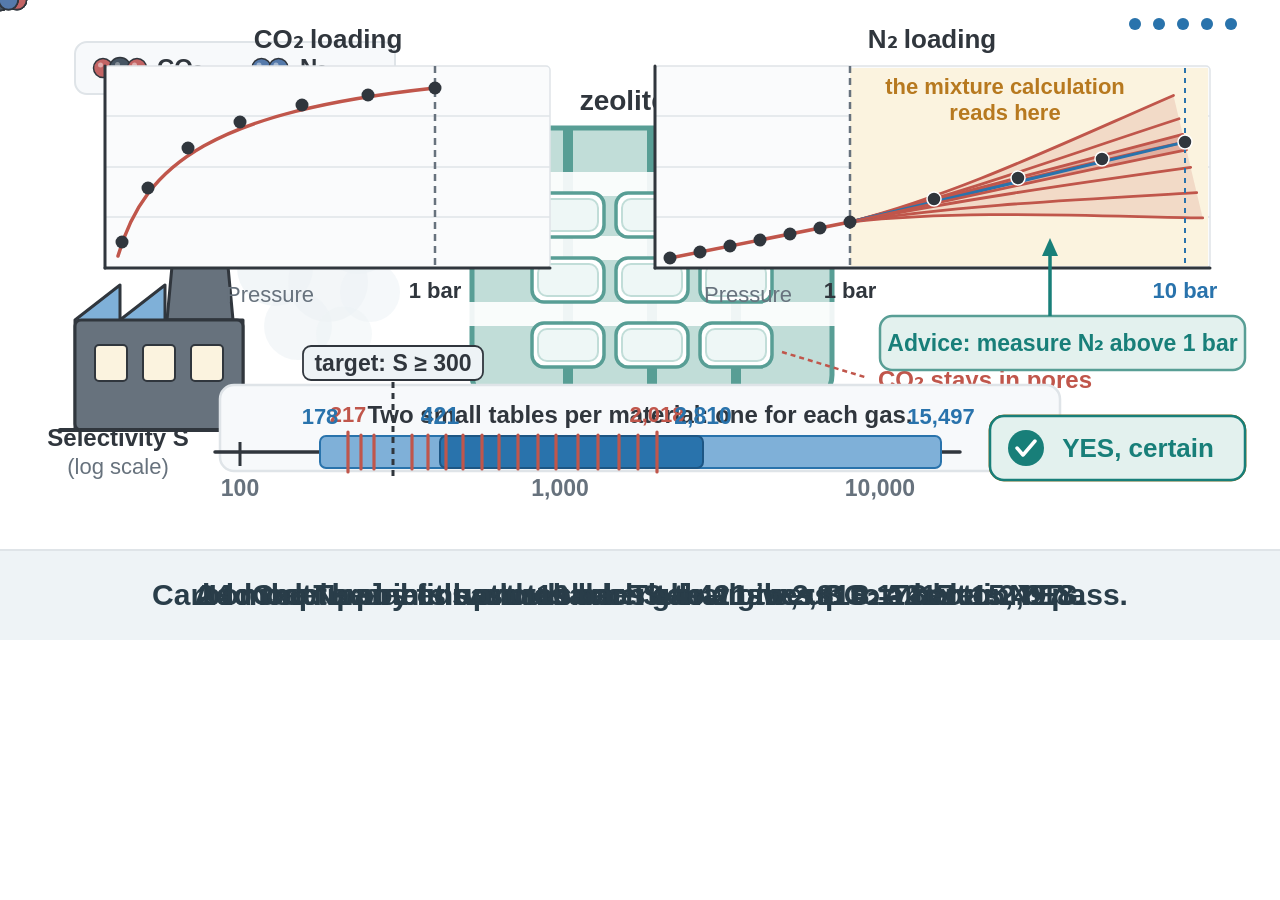
<file: scripts/hero_story.html>
<!DOCTYPE html>
<html lang="en">
<head>
<meta charset="UTF-8">
<title>What Do Tabulated Isotherms Certify? — IsoCert</title>
<style>
  body{margin:0;background:#fff}
  svg {
    display: block;
    background: #ffffff;
    font-family: Arial, Helvetica, sans-serif;
  }

  /* Technical rule: every animated element uses 16s linear 0s infinite */
  .anim {
    animation-duration: 16s;
    animation-iteration-count: infinite;
    animation-timing-function: linear;
    animation-delay: 0s;
  }

  /* ================= SCENE VISIBILITY & PROGRESS DOTS ================= */
  /* Scene 5 holds final state until 15.6s (97.5%), then fades to Scene 1 within last 0.4s (97.5%..100%) */
  .scene1 { animation-name: kf-scene1; }
  @keyframes kf-scene1 {
    0%, 17.1875% { opacity: 1; }
    19.0625%, 97.5% { opacity: 0; }
    100% { opacity: 1; }
  }

  .scene2-5-base { animation-name: kf-scene2-5-base; }
  @keyframes kf-scene2-5-base {
    0%, 17.5% { opacity: 0; }
    19.375%, 97.5% { opacity: 1; }
    100% { opacity: 0; }
  }

  .scene2-only { animation-name: kf-scene2-only; }
  @keyframes kf-scene2-only {
    0%, 17.5% { opacity: 0; }
    19.375%, 36.25% { opacity: 1; }
    38.125%, 100% { opacity: 0; }
  }

  .scene3-5-base { animation-name: kf-scene3-5-base; }
  @keyframes kf-scene3-5-base {
    0%, 36.5625% { opacity: 0; }
    38.4375%, 97.5% { opacity: 1; }
    100% { opacity: 0; }
  }

  .scene3-only { animation-name: kf-scene3-only; }
  @keyframes kf-scene3-only {
    0%, 36.5625% { opacity: 0; }
    38.4375%, 58.125% { opacity: 1; }
    60%, 100% { opacity: 0; }
  }

  .scene4-only { animation-name: kf-scene4-only; }
  @keyframes kf-scene4-only {
    0%, 58.4375% { opacity: 0; }
    60.3125%, 76.875% { opacity: 1; }
    78.75%, 100% { opacity: 0; }
  }

  .scene5-only { animation-name: kf-scene5-only; }
  @keyframes kf-scene5-only {
    0%, 77.1875% { opacity: 0; }
    79.0625%, 97.5% { opacity: 1; }
    100% { opacity: 0; }
  }

  /* Progress dots at top right */
  .pdot1 { animation-name: kf-scene1; }
  .pdot2 { animation-name: kf-scene2-only; }
  .pdot3 { animation-name: kf-scene3-only; }
  .pdot4 { animation-name: kf-scene4-only; }
  .pdot5 { animation-name: kf-scene5-only; }

  /* ================= SCENE 1: MOLECULE MOTION ================= */
  /* 5 CO2 molecules travel along pore-row lanes (y=215, 280, 345) from stack/plume into 5 distinct pores and stop.
     In rows with 2 molecules (Row 1 and Row 3), the Col 3 (x=736) molecule starts well ahead of the Col 1 (x=568)
     molecule so no molecule ever overlaps another in flight or at rest. */

  /* Row 1, Col 1 pore (568, 215) */
  .co2-m1 { animation-name: kf-co2-m1; }
  @keyframes kf-co2-m1 {
    0% { opacity: 1; transform: translate(220px, 210px); }
    3.5% { opacity: 1; transform: translate(355px, 213px); }
    7.0% { opacity: 1; transform: translate(485px, 215px); }
    9.5% { opacity: 1; transform: translate(552px, 215px); }
    10.8%, 19.2% { opacity: 1; transform: translate(568px, 215px); }
    19.5%, 97.4% { opacity: 0; transform: translate(220px, 210px); }
    97.5%, 100% { opacity: 1; transform: translate(220px, 210px); }
  }

  /* Row 2, Col 2 pore (652, 280) */
  .co2-m2 { animation-name: kf-co2-m2; }
  @keyframes kf-co2-m2 {
    0% { opacity: 1; transform: translate(275px, 276px); }
    3.5% { opacity: 1; transform: translate(425px, 279px); }
    7.0% { opacity: 1; transform: translate(565px, 280px); }
    9.2% { opacity: 1; transform: translate(636px, 280px); }
    10.5%, 19.2% { opacity: 1; transform: translate(652px, 280px); }
    19.5%, 97.4% { opacity: 0; transform: translate(275px, 276px); }
    97.5%, 100% { opacity: 1; transform: translate(275px, 276px); }
  }

  /* Row 3, Col 1 pore (568, 345) */
  .co2-m3 { animation-name: kf-co2-m3; }
  @keyframes kf-co2-m3 {
    0% { opacity: 1; transform: translate(225px, 338px); }
    3.5% { opacity: 1; transform: translate(355px, 342px); }
    7.0% { opacity: 1; transform: translate(480px, 345px); }
    9.8% { opacity: 1; transform: translate(552px, 345px); }
    11.0%, 19.2% { opacity: 1; transform: translate(568px, 345px); }
    19.5%, 97.4% { opacity: 0; transform: translate(225px, 338px); }
    97.5%, 100% { opacity: 1; transform: translate(225px, 338px); }
  }

  /* Row 1, Col 3 pore (736, 215) — starts ahead of co2-m1 */
  .co2-m4 { animation-name: kf-co2-m4; }
  @keyframes kf-co2-m4 {
    0% { opacity: 1; transform: translate(365px, 215px); }
    3.5% { opacity: 1; transform: translate(525px, 215px); }
    6.8% { opacity: 1; transform: translate(670px, 215px); }
    8.8% { opacity: 1; transform: translate(724px, 215px); }
    10.0%, 19.2% { opacity: 1; transform: translate(736px, 215px); }
    19.5%, 97.4% { opacity: 0; transform: translate(365px, 215px); }
    97.5%, 100% { opacity: 1; transform: translate(365px, 215px); }
  }

  /* Row 3, Col 3 pore (736, 345) — starts ahead of co2-m3 */
  .co2-m5 { animation-name: kf-co2-m5; }
  @keyframes kf-co2-m5 {
    0% { opacity: 1; transform: translate(375px, 345px); }
    3.5% { opacity: 1; transform: translate(535px, 345px); }
    6.8% { opacity: 1; transform: translate(675px, 345px); }
    8.8% { opacity: 1; transform: translate(724px, 345px); }
    10.0%, 19.2% { opacity: 1; transform: translate(736px, 345px); }
    19.5%, 97.4% { opacity: 0; transform: translate(375px, 345px); }
    97.5%, 100% { opacity: 1; transform: translate(375px, 345px); }
  }

  /* N2 molecules travel through the 3 horizontal crystal channels (y=184, 248, 314)
     and exit on the right along or right next to the dashed arrow (y=238..258), far from all labels. */

  /* Channel 1 (y=184) -> exits along dashed arrow (y=238) */
  .n2-m1 { animation-name: kf-n2-m1; }
  @keyframes kf-n2-m1 {
    0% { opacity: 1; transform: translate(255px, 184px); }
    5.5% { opacity: 1; transform: translate(535px, 184px); }
    10.8% { opacity: 1; transform: translate(825px, 184px); }
    12.5% { opacity: 1; transform: translate(895px, 238px); }
    17.5% { opacity: 1; transform: translate(1155px, 238px); }
    18.8%, 97.4% { opacity: 0; transform: translate(1205px, 238px); }
    97.5%, 100% { opacity: 1; transform: translate(255px, 184px); }
  }

  /* Channel 2 (y=248) -> exits directly on dashed arrow (y=248) */
  .n2-m2 { animation-name: kf-n2-m2; }
  @keyframes kf-n2-m2 {
    0% { opacity: 1; transform: translate(355px, 248px); }
    5.5% { opacity: 1; transform: translate(655px, 248px); }
    9.0% { opacity: 1; transform: translate(845px, 248px); }
    15.0% { opacity: 1; transform: translate(1155px, 248px); }
    16.5%, 97.4% { opacity: 0; transform: translate(1210px, 248px); }
    97.5%, 100% { opacity: 1; transform: translate(355px, 248px); }
  }

  /* Channel 2 second wave (y=248) -> exits directly on dashed arrow (y=248) */
  .n2-m3 { animation-name: kf-n2-m3; }
  @keyframes kf-n2-m3 {
    0% { opacity: 0; transform: translate(215px, 248px); }
    1.5% { opacity: 1; transform: translate(240px, 248px); }
    7.5% { opacity: 1; transform: translate(555px, 248px); }
    13.0% { opacity: 1; transform: translate(845px, 248px); }
    18.2% { opacity: 1; transform: translate(1115px, 248px); }
    19.2%, 100% { opacity: 0; transform: translate(1155px, 248px); }
  }

  /* Channel 3 (y=314) -> exits along dashed arrow (y=258) */
  .n2-m4 { animation-name: kf-n2-m4; }
  @keyframes kf-n2-m4 {
    0% { opacity: 1; transform: translate(295px, 314px); }
    5.0% { opacity: 1; transform: translate(560px, 314px); }
    10.0% { opacity: 1; transform: translate(825px, 314px); }
    11.8% { opacity: 1; transform: translate(895px, 258px); }
    17.0% { opacity: 1; transform: translate(1155px, 258px); }
    18.5%, 97.4% { opacity: 0; transform: translate(1205px, 258px); }
    97.5%, 100% { opacity: 1; transform: translate(295px, 314px); }
  }

  /* Channel 1 early leader (y=184) -> exits along dashed arrow (y=238) */
  .n2-m5 { animation-name: kf-n2-m5; }
  @keyframes kf-n2-m5 {
    0% { opacity: 1; transform: translate(545px, 184px); }
    5.0% { opacity: 1; transform: translate(825px, 184px); }
    6.8% { opacity: 1; transform: translate(895px, 238px); }
    12.5% { opacity: 1; transform: translate(1160px, 238px); }
    14.0%, 97.4% { opacity: 0; transform: translate(1210px, 238px); }
    97.5%, 100% { opacity: 1; transform: translate(545px, 184px); }
  }

  /* ================= SCENE 2: 7 DOTS APPEAR ONE BY ONE ================= */
  .dot-1 { animation-name: kf-dot-1; }
  @keyframes kf-dot-1 {
    0%, 19.5% { opacity: 0; }
    20.8%, 97.5% { opacity: 1; }
    100% { opacity: 0; }
  }
  .dot-2 { animation-name: kf-dot-2; }
  @keyframes kf-dot-2 {
    0%, 21.3% { opacity: 0; }
    22.6%, 97.5% { opacity: 1; }
    100% { opacity: 0; }
  }
  .dot-3 { animation-name: kf-dot-3; }
  @keyframes kf-dot-3 {
    0%, 23.1% { opacity: 0; }
    24.4%, 97.5% { opacity: 1; }
    100% { opacity: 0; }
  }
  .dot-4 { animation-name: kf-dot-4; }
  @keyframes kf-dot-4 {
    0%, 24.9% { opacity: 0; }
    26.2%, 97.5% { opacity: 1; }
    100% { opacity: 0; }
  }
  .dot-5 { animation-name: kf-dot-5; }
  @keyframes kf-dot-5 {
    0%, 26.7% { opacity: 0; }
    28.0%, 97.5% { opacity: 1; }
    100% { opacity: 0; }
  }
  .dot-6 { animation-name: kf-dot-6; }
  @keyframes kf-dot-6 {
    0%, 28.5% { opacity: 0; }
    29.8%, 97.5% { opacity: 1; }
    100% { opacity: 0; }
  }
  .dot-7 { animation-name: kf-dot-7; }
  @keyframes kf-dot-7 {
    0%, 30.3% { opacity: 0; }
    31.6%, 97.5% { opacity: 1; }
    100% { opacity: 0; }
  }

  /* ================= SCENE 3: FAN OF RED CURVES & RED TICKS ================= */
  /* Shaded region "the mixture calculation reads here" */
  .shade-read { animation-name: kf-shade-read; }
  @keyframes kf-shade-read {
    0%, 37.5% { opacity: 0; }
    39.5%, 77.5% { opacity: 1; }
    80.5%, 97.5% { opacity: 0.35; }
    100% { opacity: 0; }
  }

  /* Wide fan of red curves on N2 chart: appears in Scene 3, persists in Scene 4, collapses in Scene 5 */
  .fan-wide {
    transform-origin: 0px 0px;
    animation-name: kf-fan-wide;
  }
  @keyframes kf-fan-wide {
    0%, 38.2% { opacity: 0; transform: scaleY(1); }
    41.0%, 80.5% { opacity: 1; transform: scaleY(1); }
    82.5% { opacity: 0.75; transform: scaleY(0.55); }
    84.5% { opacity: 0.25; transform: scaleY(0.18); }
    85.8%, 100% { opacity: 0; transform: scaleY(0.08); }
  }

  /* Collapsed narrow red band in Scene 5 */
  .fan-narrow { animation-name: kf-fan-narrow; }
  @keyframes kf-fan-narrow {
    0%, 81.5% { opacity: 0; }
    85.0%, 97.5% { opacity: 1; }
    100% { opacity: 0; }
  }

  /* Red tick marks on selectivity axis (217 to 2,018) */
  .red-ticks { animation-name: kf-red-ticks; }
  @keyframes kf-red-ticks {
    0%, 40.0% { opacity: 0; }
    43.0%, 58.5% { opacity: 1; }
    61.0%, 77.5% { opacity: 0.32; }
    79.5%, 100% { opacity: 0; }
  }

  .red-tick-labels { animation-name: kf-red-tick-labels; }
  @keyframes kf-red-tick-labels {
    0%, 40.5% { opacity: 0; }
    43.5%, 58.125% { opacity: 1; }
    60.0%, 100% { opacity: 0; }
  }

  /* Question mark badge "Is S >= 300?" */
  .badge-q { animation-name: kf-badge-q; }
  @keyframes kf-badge-q {
    0%, 42.5% { opacity: 0; }
    45.0%, 58.125% { opacity: 1; }
    60.0%, 100% { opacity: 0; }
  }

  /* ================= SCENE 4: ISOCERT BAR (178 TO 15,497), AMBER BADGE, TEAL NOTE ================= */
  /* Grey-blue bar grows from 178 (x=320) to 15,497 (x=941, width=621), then shrinks in Scene 5 to 421..2,810 (x=440..703, width=263) */
  .bar-isocert-wide {
    transform-box: fill-box;
    transform-origin: left center;
    animation-name: kf-bar-isocert-wide;
  }
  @keyframes kf-bar-isocert-wide {
    0%, 59.0% { opacity: 0; transform: translateX(0px) scaleX(0.02); }
    60.0% { opacity: 1; transform: translateX(0px) scaleX(0.18); }
    61.5% { opacity: 1; transform: translateX(0px) scaleX(0.55); }
    63.0% { opacity: 1; transform: translateX(0px) scaleX(0.86); }
    64.5%, 81.25% { opacity: 1; transform: translateX(0px) scaleX(1); }
    83.0% { opacity: 0.85; transform: translateX(48px) scaleX(0.75); }
    84.75% { opacity: 0.45; transform: translateX(98px) scaleX(0.52); }
    86.25%, 100% { opacity: 0; transform: translateX(120px) scaleX(0.42351); }
  }

  .s4-bar-labels { animation-name: kf-s4-bar-labels; }
  @keyframes kf-s4-bar-labels {
    0%, 62.5% { opacity: 0; }
    64.8%, 77.5% { opacity: 1; }
    79.5%, 100% { opacity: 0; }
  }

  .badge-undetermined { animation-name: kf-badge-undetermined; }
  @keyframes kf-badge-undetermined {
    0%, 63.0% { opacity: 0; }
    65.2%, 77.2% { opacity: 1; }
    79.0%, 100% { opacity: 0; }
  }

  .note-advice { animation-name: kf-note-advice; }
  @keyframes kf-note-advice {
    0%, 66.0% { opacity: 0; transform: translateY(8px); }
    68.5%, 77.2% { opacity: 1; transform: translateY(0px); }
    79.0%, 100% { opacity: 0; transform: translateY(0px); }
  }

  /* ================= SCENE 5: 4 NEW N2 DOTS (UP TO 10 BAR), STRONG BLUE BAR (421..2,810), GREEN BADGE ================= */
  .new-dot-1 { animation-name: kf-new-dot-1; }
  @keyframes kf-new-dot-1 {
    0%, 78.5% { opacity: 0; }
    79.6%, 97.5% { opacity: 1; }
    100% { opacity: 0; }
  }
  .new-dot-2 { animation-name: kf-new-dot-2; }
  @keyframes kf-new-dot-2 {
    0%, 79.5% { opacity: 0; }
    80.6%, 97.5% { opacity: 1; }
    100% { opacity: 0; }
  }
  .new-dot-3 { animation-name: kf-new-dot-3; }
  @keyframes kf-new-dot-3 {
    0%, 80.5% { opacity: 0; }
    81.6%, 97.5% { opacity: 1; }
    100% { opacity: 0; }
  }
  .new-dot-4 { animation-name: kf-new-dot-4; }
  @keyframes kf-new-dot-4 {
    0%, 81.5% { opacity: 0; }
    82.6%, 97.5% { opacity: 1; }
    100% { opacity: 0; }
  }

  /* Strong blue bar shrinks into 421 (x=440) to 2,810 (x=703), width=263, held fully visible until 15.6s (97.5%) */
  .bar-isocert-strong {
    transform-box: fill-box;
    transform-origin: left center;
    animation-name: kf-bar-isocert-strong;
  }
  @keyframes kf-bar-isocert-strong {
    0%, 81.25% { opacity: 0; transform: translateX(-120px) scaleX(2.3612); }
    83.0% { opacity: 0.45; transform: translateX(-72px) scaleX(1.7709); }
    84.75% { opacity: 0.85; transform: translateX(-22px) scaleX(1.2278); }
    86.25%, 97.5% { opacity: 1; transform: translateX(0px) scaleX(1); }
    100% { opacity: 0; transform: translateX(0px) scaleX(1); }
  }

  .s5-bar-labels { animation-name: kf-s5-bar-labels; }
  @keyframes kf-s5-bar-labels {
    0%, 84.2% { opacity: 0; }
    86.25%, 97.5% { opacity: 1; }
    100% { opacity: 0; }
  }

  /* Green badge "YES, certain" held fully visible from 86.25% (13.80s) to 97.5% (15.60s) = 1.80s, then fades over last 0.4s */
  .badge-yes { animation-name: kf-badge-yes; }
  @keyframes kf-badge-yes {
    0%, 84.2% { opacity: 0; }
    86.25%, 97.5% { opacity: 1; }
    100% { opacity: 0; }
  }
</style>
</head>
<body>
<svg viewBox="0 0 1280 640" width="1280" height="640" xmlns="http://www.w3.org/2000/svg">
  <defs>
    <!-- Reusable CO2 molecule: 3 balls in a line (red O #c36464, dark grey C #465462, red O #c36464) -->
    <g id="mol-co2">
      <line x1="-16" y1="0" x2="16" y2="0" stroke="#30363d" stroke-width="4" stroke-linecap="round"/>
      <circle cx="-17" cy="0" r="9.5" fill="#c36464" stroke="#30363d" stroke-width="1.5"/>
      <circle cx="-19.5" cy="-3" r="2.5" fill="#ffffff" opacity="0.45"/>
      <circle cx="0" cy="0" r="10.5" fill="#465462" stroke="#30363d" stroke-width="1.5"/>
      <circle cx="-2.5" cy="-3.5" r="2.5" fill="#ffffff" opacity="0.35"/>
      <circle cx="17" cy="0" r="9.5" fill="#c36464" stroke="#30363d" stroke-width="1.5"/>
      <circle cx="14.5" cy="-3" r="2.5" fill="#ffffff" opacity="0.45"/>
    </g>

    <!-- Reusable N2 molecule: 2 blue balls (#557aab) -->
    <g id="mol-n2">
      <circle cx="-8.5" cy="0" r="9.5" fill="#557aab" stroke="#30363d" stroke-width="1.5"/>
      <circle cx="-11" cy="-3" r="2.5" fill="#ffffff" opacity="0.45"/>
      <circle cx="8.5" cy="0" r="9.5" fill="#557aab" stroke="#30363d" stroke-width="1.5"/>
      <circle cx="6" cy="-3" r="2.5" fill="#ffffff" opacity="0.45"/>
    </g>

    <!-- Reusable Zeolite Pore Cage Unit -->
    <g id="pore-cage">
      <rect x="-36" y="-22" width="72" height="44" rx="12" fill="#ffffff" stroke="#589e95" stroke-width="3.5"/>
      <rect x="-30" y="-16" width="60" height="32" rx="9" fill="#eef7f6" stroke="#c1ddd8" stroke-width="2"/>
    </g>
  </defs>

  <!-- ==================== PROGRESS DOTS (TOP RIGHT) ==================== -->
  <g transform="translate(1135, 24)">
    <circle cx="0" cy="0" r="6" fill="#dfe4e8"/>
    <circle cx="24" cy="0" r="6" fill="#dfe4e8"/>
    <circle cx="48" cy="0" r="6" fill="#dfe4e8"/>
    <circle cx="72" cy="0" r="6" fill="#dfe4e8"/>
    <circle cx="96" cy="0" r="6" fill="#dfe4e8"/>

    <circle class="anim pdot1" cx="0" cy="0" r="6" fill="#2973ac"/>
    <circle class="anim pdot2" cx="24" cy="0" r="6" fill="#2973ac"/>
    <circle class="anim pdot3" cx="48" cy="0" r="6" fill="#2973ac"/>
    <circle class="anim pdot4" cx="72" cy="0" r="6" fill="#2973ac"/>
    <circle class="anim pdot5" cx="96" cy="0" r="6" fill="#2973ac"/>
  </g>

  <!-- ==================== SCENE 1 (0.0 - 3.0 s) ==================== -->
  <g class="anim scene1">
    <!-- Molecule Legend Pill (Top Left) -->
    <g transform="translate(75, 42)">
      <rect x="0" y="0" width="320" height="52" rx="12" fill="#f7f9fb" stroke="#dfe4e8" stroke-width="2"/>
      <use href="#mol-co2" x="45" y="26"/>
      <text x="82" y="34" font-size="24" font-weight="bold" fill="#30363d">CO₂</text>
      <use href="#mol-n2" x="195" y="26"/>
      <text x="225" y="34" font-size="24" font-weight="bold" fill="#30363d">N₂</text>
    </g>

    <!-- Soft Round Flue-Gas Puffs Ending Well Before the Crystal (no clipped edge anywhere) -->
    <g id="flue-gas-puffs">
      <circle cx="222" cy="172" r="26" fill="#dfe4e8" opacity="0.65"/>
      <circle cx="258" cy="166" r="34" fill="#eef3f6" opacity="0.88"/>
      <circle cx="304" cy="172" r="38" fill="#eef3f6" opacity="0.85"/>
      <circle cx="352" cy="186" r="36" fill="#eef3f6" opacity="0.75"/>
      <circle cx="255" cy="212" r="36" fill="#eef3f6" opacity="0.82"/>
      <circle cx="308" cy="224" r="44" fill="#eef3f6" opacity="0.80"/>
      <circle cx="358" cy="236" r="38" fill="#eef3f6" opacity="0.72"/>
      <circle cx="275" cy="268" r="38" fill="#eef3f6" opacity="0.75"/>
      <circle cx="328" cy="282" r="40" fill="#eef3f6" opacity="0.70"/>
      <circle cx="370" cy="292" r="30" fill="#eef3f6" opacity="0.58"/>
      <circle cx="298" cy="326" r="34" fill="#eef3f6" opacity="0.62"/>
      <circle cx="344" cy="334" r="28" fill="#eef3f6" opacity="0.52"/>
      <text x="304" y="122" font-size="24" font-weight="bold" fill="#67727d" text-anchor="middle">flue gas</text>
    </g>

    <!-- Factory & Smokestack on the Left -->
    <g transform="translate(75, 165)">
      <!-- Tall Smokestack -->
      <polygon points="105,15 145,15 158,155 92,155" fill="#67727d" stroke="#30363d" stroke-width="3" stroke-linejoin="round"/>
      <rect x="100" y="8" width="50" height="12" rx="4" fill="#465462" stroke="#30363d" stroke-width="2.5"/>
      <rect x="103" y="32" width="44" height="10" fill="#c0564b"/>
      <rect x="101" y="54" width="48" height="10" fill="#dfe4e8"/>
      <!-- Factory Body with Sawtooth Roof -->
      <polygon points="0,155 45,120 45,155 90,120 90,155 168,155 168,265 0,265" fill="#7fb0d8" stroke="#30363d" stroke-width="3" stroke-linejoin="round"/>
      <rect x="0" y="155" width="168" height="110" rx="6" fill="#67727d" stroke="#30363d" stroke-width="3"/>
      <!-- Factory Windows -->
      <rect x="20" y="180" width="32" height="36" rx="4" fill="#fbf3df" stroke="#30363d" stroke-width="2"/>
      <rect x="68" y="180" width="32" height="36" rx="4" fill="#fbf3df" stroke="#30363d" stroke-width="2"/>
      <rect x="116" y="180" width="32" height="36" rx="4" fill="#fbf3df" stroke="#30363d" stroke-width="2"/>
      <!-- Ground line under factory -->
      <line x1="-15" y1="265" x2="185" y2="265" stroke="#30363d" stroke-width="4" stroke-linecap="round"/>
    </g>

    <!-- Porous Crystal Framework: Zeolite 13X (Friendly Honeycomb / Cage in Teal) -->
    <g transform="translate(472, 128)">
      <!-- Title above crystal -->
      <text x="180" y="-18" font-size="28" font-weight="bold" fill="#30363d" text-anchor="middle">zeolite 13X</text>

      <!-- Outer Crystal Rounded Frame -->
      <rect x="0" y="0" width="360" height="275" rx="28" fill="#c1ddd8" stroke="#589e95" stroke-width="5"/>

      <!-- Honeycomb Vertical Struts -->
      <line x1="96" y1="0" x2="96" y2="275" stroke="#589e95" stroke-width="10"/>
      <line x1="180" y1="0" x2="180" y2="275" stroke="#589e95" stroke-width="10"/>
      <line x1="264" y1="0" x2="264" y2="275" stroke="#589e95" stroke-width="10"/>

      <!-- Unobstructed Horizontal Flow Channels (at y_rel = 56, 120, 186 -> SVG y = 184, 248, 314) -->
      <rect x="-4" y="44" width="368" height="24" fill="#ffffff" opacity="0.9"/>
      <rect x="-4" y="108" width="368" height="24" fill="#ffffff" opacity="0.9"/>
      <rect x="-4" y="174" width="368" height="24" fill="#ffffff" opacity="0.9"/>

      <!-- 3x3 Grid of Porous Cages -->
      <!-- Row 1 (y = 87 in crystal, y = 215 in SVG) -->
      <use href="#pore-cage" x="96" y="87"/>
      <use href="#pore-cage" x="180" y="87"/>
      <use href="#pore-cage" x="264" y="87"/>
      <!-- Row 2 (y = 152 in crystal, y = 280 in SVG) -->
      <use href="#pore-cage" x="96" y="152"/>
      <use href="#pore-cage" x="180" y="152"/>
      <use href="#pore-cage" x="264" y="152"/>
      <!-- Row 3 (y = 217 in crystal, y = 345 in SVG) -->
      <use href="#pore-cage" x="96" y="217"/>
      <use href="#pore-cage" x="180" y="217"/>
      <use href="#pore-cage" x="264" y="217"/>

      <!-- Small label under the crystal: "CO2/N2 selectivity S" -->
      <rect x="35" y="294" width="290" height="46" rx="12" fill="#eef3f6" stroke="#2973ac" stroke-width="2.5"/>
      <text x="180" y="325" font-size="25" font-weight="bold" fill="#2973ac" text-anchor="middle">CO₂/N₂ selectivity S</text>
    </g>

    <!-- Right-side Exit Stream Annotation (Labels placed completely clear of all molecule paths) -->
    <g id="exit-annotations">
      <!-- Dashed arrow at y = 248 -->
      <path d="M 865 248 L 1150 248" stroke="#557aab" stroke-width="3" stroke-dasharray="8,6"/>
      <polygon points="1150,240 1168,248 1150,256" fill="#557aab"/>
      <!-- "N2 passes through" clearly above the dashed arrow and above all exiting N2 paths -->
      <text x="1025" y="192" font-size="24" font-weight="bold" fill="#557aab" text-anchor="middle">N₂ passes through</text>
      <!-- "CO2 stays in pores" to the lower right of the crystal, well below every molecule path -->
      <line x1="782" y1="352" x2="868" y2="378" stroke="#c0564b" stroke-width="2.5" stroke-dasharray="5,4"/>
      <text x="985" y="388" font-size="24" font-weight="bold" fill="#c0564b" text-anchor="middle">CO₂ stays in pores</text>
    </g>

    <!-- Animated CO2 Molecules (Drifting right from stack/plume into distinct pores and stopping) -->
    <g class="anim co2-m1"><use href="#mol-co2"/></g>
    <g class="anim co2-m2"><use href="#mol-co2"/></g>
    <g class="anim co2-m3"><use href="#mol-co2"/></g>
    <g class="anim co2-m4"><use href="#mol-co2"/></g>
    <g class="anim co2-m5"><use href="#mol-co2"/></g>

    <!-- Animated N2 Molecules (Drifting right through crystal channels and exiting along dashed arrow) -->
    <g class="anim n2-m1"><use href="#mol-n2"/></g>
    <g class="anim n2-m2"><use href="#mol-n2"/></g>
    <g class="anim n2-m3"><use href="#mol-n2"/></g>
    <g class="anim n2-m4"><use href="#mol-n2"/></g>
    <g class="anim n2-m5"><use href="#mol-n2"/></g>
  </g>

  <!-- ==================== PERSISTENT CHARTS FOR SCENES 2 - 5 (3.0 - 16.0 s) ==================== -->
  <g class="anim scene2-5-base">

    <!-- ==================== LEFT CHART: CO2 LOADING ==================== -->
    <g id="chart-co2">
      <!-- Plot Background & Grid -->
      <rect x="105" y="66" width="445" height="202" rx="4" fill="#fafbfc" stroke="#dfe4e8" stroke-width="1.5"/>
      <line x1="105" y1="116" x2="550" y2="116" stroke="#dfe4e8" stroke-width="1.5"/>
      <line x1="105" y1="167" x2="550" y2="167" stroke="#dfe4e8" stroke-width="1.5"/>
      <line x1="105" y1="217" x2="550" y2="217" stroke="#dfe4e8" stroke-width="1.5"/>

      <!-- Chart Title -->
      <text x="328" y="48" font-size="26" font-weight="bold" fill="#30363d" text-anchor="middle">CO₂ loading</text>

      <!-- 1 bar Dashed Vertical Line -->
      <line x1="435" y1="66" x2="435" y2="268" stroke="#67727d" stroke-width="2.5" stroke-dasharray="7,5"/>
      <text x="435" y="298" font-size="22" font-weight="bold" fill="#30363d" text-anchor="middle">1 bar</text>

      <!-- Axes -->
      <line x1="105" y1="66" x2="105" y2="268" stroke="#30363d" stroke-width="3" stroke-linecap="round"/>
      <line x1="105" y1="268" x2="550" y2="268" stroke="#30363d" stroke-width="3" stroke-linecap="round"/>
      <text x="270" y="302" font-size="22" fill="#67727d" text-anchor="middle">Pressure</text>

      <!-- Fitted CO2 Curve (Appears in Scene 3 and persists) -->
      <path class="anim scene3-5-base" d="M 118 256 C 145 162, 215 112, 435 88" fill="none" stroke="#c0564b" stroke-width="3.5" stroke-linecap="round"/>

      <!-- 7 Black Dots on CO2 Chart (Rise steeply and bend, ending at 1 bar x=435) -->
      <circle class="anim dot-1" cx="122" cy="242" r="6.5" fill="#30363d"/>
      <circle class="anim dot-2" cx="148" cy="188" r="6.5" fill="#30363d"/>
      <circle class="anim dot-3" cx="188" cy="148" r="6.5" fill="#30363d"/>
      <circle class="anim dot-4" cx="240" cy="122" r="6.5" fill="#30363d"/>
      <circle class="anim dot-5" cx="302" cy="105" r="6.5" fill="#30363d"/>
      <circle class="anim dot-6" cx="368" cy="95" r="6.5" fill="#30363d"/>
      <circle class="anim dot-7" cx="435" cy="88" r="6.5" fill="#30363d"/>
    </g>

    <!-- ==================== RIGHT CHART: N2 LOADING ==================== -->
    <g id="chart-n2">
      <!-- Plot Background & Grid -->
      <rect x="655" y="66" width="555" height="202" rx="4" fill="#fafbfc" stroke="#dfe4e8" stroke-width="1.5"/>
      <line x1="655" y1="116" x2="1210" y2="116" stroke="#dfe4e8" stroke-width="1.5"/>
      <line x1="655" y1="167" x2="1210" y2="167" stroke="#dfe4e8" stroke-width="1.5"/>
      <line x1="655" y1="217" x2="1210" y2="217" stroke="#dfe4e8" stroke-width="1.5"/>

      <!-- Shaded Region to the Right of 1-bar Line (Scenes 3-5) -->
      <g class="anim shade-read">
        <rect x="850" y="68" width="358" height="198" fill="#fbf3df"/>
        <text x="1005" y="94" font-size="22" font-weight="bold" fill="#b7791f" text-anchor="middle">the mixture calculation</text>
        <text x="1005" y="120" font-size="22" font-weight="bold" fill="#b7791f" text-anchor="middle">reads here</text>
      </g>

      <!-- Chart Title -->
      <text x="932" y="48" font-size="26" font-weight="bold" fill="#30363d" text-anchor="middle">N₂ loading</text>

      <!-- 1 bar Dashed Vertical Line -->
      <line x1="850" y1="66" x2="850" y2="268" stroke="#67727d" stroke-width="2.5" stroke-dasharray="7,5"/>
      <text x="850" y="298" font-size="22" font-weight="bold" fill="#30363d" text-anchor="middle">1 bar</text>

      <!-- Axes -->
      <line x1="655" y1="66" x2="655" y2="268" stroke="#30363d" stroke-width="3" stroke-linecap="round"/>
      <line x1="655" y1="268" x2="1210" y2="268" stroke="#30363d" stroke-width="3" stroke-linecap="round"/>
      <text x="748" y="302" font-size="22" fill="#67727d" text-anchor="middle">Pressure</text>

      <!-- Shared Red Curve Passing Through All 7 Dots up to 1 bar (x=670..850) -->
      <path class="anim scene3-5-base" d="M 670 258 L 850 222" fill="none" stroke="#c0564b" stroke-width="3.5" stroke-linecap="round"/>

      <!-- Fanning Red Curves to the Right of 1 bar (Rotated along true trajectory so scaleY pinches directly onto the 4 new dots) -->
      <g transform="translate(850, 222) rotate(-13.43)">
        <!-- Wide Fan (Scene 3 & 4, collapses in Scene 5) -->
        <g class="anim fan-wide">
          <!-- Shaded fan envelope -->
          <path d="M 0 0 C 110 -2, 220 -26, 344 -48 L 344 78 C 220 46, 110 14, 0 0 Z" fill="#c0564b" opacity="0.16"/>
          <!-- 6 Red Model Curves Fanning Widely -->
          <path d="M 0 0 C 110 -2, 220 -26, 344 -48" fill="none" stroke="#c0564b" stroke-width="2.8" stroke-linecap="round"/>
          <path d="M 0 0 C 110 -1, 220 -14, 344 -24" fill="none" stroke="#c0564b" stroke-width="2.8" stroke-linecap="round"/>
          <path d="M 0 0 C 110 0, 220 -3, 344 0" fill="none" stroke="#c0564b" stroke-width="2.8" stroke-linecap="round"/>
          <path d="M 0 0 C 110 4, 220 14, 344 26" fill="none" stroke="#c0564b" stroke-width="2.8" stroke-linecap="round"/>
          <path d="M 0 0 C 110 9, 220 30, 344 52" fill="none" stroke="#c0564b" stroke-width="2.8" stroke-linecap="round"/>
          <path d="M 0 0 C 110 14, 220 46, 344 78" fill="none" stroke="#c0564b" stroke-width="2.8" stroke-linecap="round"/>
        </g>

        <!-- Narrow Collapsed Band Passing Through the 4 New Dots (Scene 5) -->
        <g class="anim fan-narrow">
          <path d="M 0 0 C 115 -3, 230 -6, 344 -8 L 344 8 C 230 4, 115 2, 0 0 Z" fill="#c0564b" opacity="0.32"/>
          <path d="M 0 0 C 115 -3, 230 -6, 344 -8" fill="none" stroke="#c0564b" stroke-width="2.8" stroke-linecap="round"/>
          <path d="M 0 0 C 115 -1, 230 -1, 344 0" fill="none" stroke="#2973ac" stroke-width="3" stroke-linecap="round"/>
          <path d="M 0 0 C 115 2, 230 4, 344 8" fill="none" stroke="#c0564b" stroke-width="2.8" stroke-linecap="round"/>
        </g>
      </g>

      <!-- 7 Black Dots on N2 Chart up to 1 bar (Low and almost straight) -->
      <circle class="anim dot-1" cx="670" cy="258" r="6.5" fill="#30363d"/>
      <circle class="anim dot-2" cx="700" cy="252" r="6.5" fill="#30363d"/>
      <circle class="anim dot-3" cx="730" cy="246" r="6.5" fill="#30363d"/>
      <circle class="anim dot-4" cx="760" cy="240" r="6.5" fill="#30363d"/>
      <circle class="anim dot-5" cx="790" cy="234" r="6.5" fill="#30363d"/>
      <circle class="anim dot-6" cx="820" cy="228" r="6.5" fill="#30363d"/>
      <circle class="anim dot-7" cx="850" cy="222" r="6.5" fill="#30363d"/>

      <!-- 4 New Black Dots on N2 Chart above 1 bar up to 10 bar (Scene 5) -->
      <circle class="anim new-dot-1" cx="934" cy="199" r="7" fill="#30363d" stroke="#ffffff" stroke-width="1.5"/>
      <circle class="anim new-dot-2" cx="1018" cy="178" r="7" fill="#30363d" stroke="#ffffff" stroke-width="1.5"/>
      <circle class="anim new-dot-3" cx="1102" cy="159" r="7" fill="#30363d" stroke="#ffffff" stroke-width="1.5"/>
      <g class="anim new-dot-4">
        <line x1="1185" y1="68" x2="1185" y2="268" stroke="#2973ac" stroke-width="2" stroke-dasharray="5,5"/>
        <circle cx="1185" cy="142" r="7" fill="#30363d" stroke="#ffffff" stroke-width="1.5"/>
        <text x="1185" y="298" font-size="22" font-weight="bold" fill="#2973ac" text-anchor="middle">10 bar</text>
      </g>
    </g>

    <!-- ==================== SCENE 2 LOWER SUMMARY CARD ==================== -->
    <g class="anim scene2-only" transform="translate(220, 385)">
      <rect x="0" y="0" width="840" height="86" rx="14" fill="#f7f9fb" stroke="#dfe4e8" stroke-width="2.5"/>
      <text x="420" y="38" font-size="24" font-weight="bold" fill="#30363d" text-anchor="middle">Two small tables per material: one for each gas.</text>
      <text x="420" y="68" font-size="22" fill="#67727d" text-anchor="middle">Engineers fit a curve to each table to compute the mixture.</text>
    </g>

    <!-- ==================== SELECTIVITY AXIS (SCENES 3 - 5) ==================== -->
    <!-- Log-scale rule: 100 at x=240, 1,000 at x=560, 10,000 at x=880 (x = 240 + 320*log10(S/100)) -->
    <!-- Exact positions: 178->320, 217->348, 300->393, 421->440, 2,018->657, 2,810->703, 15,497->941 -->
    <g class="anim scene3-5-base">
      <!-- Axis Title on Left -->
      <text x="118" y="446" font-size="24" font-weight="bold" fill="#30363d" text-anchor="middle">Selectivity S</text>
      <text x="118" y="474" font-size="22" fill="#67727d" text-anchor="middle">(log scale)</text>

      <!-- Main Horizontal Axis Line -->
      <line x1="215" y1="452" x2="960" y2="452" stroke="#30363d" stroke-width="3.5" stroke-linecap="round"/>

      <!-- Major Log-Scale Ticks: 100 (x=240), 1,000 (x=560), 10,000 (x=880) -->
      <line x1="240" y1="442" x2="240" y2="466" stroke="#30363d" stroke-width="3"/>
      <text x="240" y="496" font-size="23" font-weight="bold" fill="#67727d" text-anchor="middle">100</text>

      <line x1="560" y1="442" x2="560" y2="466" stroke="#30363d" stroke-width="3"/>
      <text x="560" y="496" font-size="23" font-weight="bold" fill="#67727d" text-anchor="middle">1,000</text>

      <line x1="880" y1="442" x2="880" y2="466" stroke="#30363d" stroke-width="3"/>
      <text x="880" y="496" font-size="23" font-weight="bold" fill="#67727d" text-anchor="middle">10,000</text>

      <!-- Scene 4 & 5 IsoCert Bars -->
      <!-- Scene 4 Wide Grey-Blue Bar: 178 (x=320) to 15,497 (x=941) -> width = 621 -->
      <rect class="anim bar-isocert-wide" x="320" y="436" width="621" height="32" rx="6" fill="#7fb0d8" stroke="#2973ac" stroke-width="2"/>
      <!-- Scene 5 Strong Blue Bar: 421 (x=440) to 2,810 (x=703) -> width = 263 -->
      <rect class="anim bar-isocert-strong" x="440" y="436" width="263" height="32" rx="6" fill="#2973ac" stroke="#1d5684" stroke-width="2"/>

      <!-- Scene 3: Red Tick Marks (217 at x=348 to 2,018 at x=657; 3 ticks left of 300, several right of 300) -->
      <g class="anim red-ticks" stroke="#c0564b" stroke-width="3.2" stroke-linecap="round">
        <!-- 3 ticks LEFT of target (x=393): near 217-260 -->
        <line x1="348" y1="432" x2="348" y2="472"/>
        <line x1="361" y1="435" x2="361" y2="469"/>
        <line x1="374" y1="435" x2="374" y2="469"/>
        <!-- Several (14) ticks RIGHT of target (x=393) up to 2,018 (x=657) -->
        <line x1="412" y1="435" x2="412" y2="469"/>
        <line x1="428" y1="435" x2="428" y2="469"/>
        <line x1="446" y1="435" x2="446" y2="469"/>
        <line x1="463" y1="435" x2="463" y2="469"/>
        <line x1="482" y1="435" x2="482" y2="469"/>
        <line x1="499" y1="435" x2="499" y2="469"/>
        <line x1="518" y1="435" x2="518" y2="469"/>
        <line x1="538" y1="435" x2="538" y2="469"/>
        <line x1="556" y1="435" x2="556" y2="469"/>
        <line x1="578" y1="435" x2="578" y2="469"/>
        <line x1="598" y1="435" x2="598" y2="469"/>
        <line x1="619" y1="435" x2="619" y2="469"/>
        <line x1="638" y1="435" x2="638" y2="469"/>
        <line x1="657" y1="432" x2="657" y2="472"/>
      </g>

      <!-- Scene 3 Endpoint Callout Labels for Red Ticks (217 and 2,018) -->
      <g class="anim red-tick-labels">
        <text x="348" y="422" font-size="22" font-weight="bold" fill="#c0564b" text-anchor="middle">217</text>
        <text x="657" y="422" font-size="22" font-weight="bold" fill="#c0564b" text-anchor="middle">2,018</text>
      </g>

      <!-- Scene 4 Endpoint Callout Labels for Wide Bar (178 and 15,497) -->
      <g class="anim s4-bar-labels">
        <text x="320" y="424" font-size="22" font-weight="bold" fill="#2973ac" text-anchor="middle">178</text>
        <text x="941" y="424" font-size="22" font-weight="bold" fill="#2973ac" text-anchor="middle">15,497</text>
      </g>

      <!-- Scene 5 Endpoint Callout Labels for Narrow Strong Blue Bar (421 and 2,810) -->
      <g class="anim s5-bar-labels">
        <text x="440" y="424" font-size="23" font-weight="bold" fill="#2973ac" text-anchor="middle">421</text>
        <text x="703" y="424" font-size="23" font-weight="bold" fill="#2973ac" text-anchor="middle">2,810</text>
      </g>

      <!-- Dashed Target Marker at S = 300 (x = 393) - Drawn on top of bars so crossing is unmistakable -->
      <line x1="393" y1="382" x2="393" y2="476" stroke="#30363d" stroke-width="3" stroke-dasharray="6,5"/>
      <rect x="303" y="346" width="180" height="34" rx="8" fill="#eef3f6" stroke="#30363d" stroke-width="1.8"/>
      <text x="393" y="371" font-size="23" font-weight="bold" fill="#30363d" text-anchor="middle">target: S ≥ 300</text>
    </g>

    <!-- ==================== BADGES & ADVICE NOTE (SCENES 3, 4, 5) ==================== -->

    <!-- Scene 3 Question Mark Badge: "Is S >= 300?" -->
    <g class="anim badge-q" transform="translate(990, 416)">
      <rect x="0" y="0" width="255" height="64" rx="14" fill="#fbf3df" stroke="#b7791f" stroke-width="2.5"/>
      <circle cx="36" cy="32" r="18" fill="#b7791f"/>
      <text x="36" y="40" font-size="24" font-weight="bold" fill="#ffffff" text-anchor="middle">?</text>
      <text x="148" y="41" font-size="26" font-weight="bold" fill="#b7791f" text-anchor="middle">Is S ≥ 300?</text>
    </g>

    <!-- Scene 4 Amber Badge: "UNDETERMINED" -->
    <g class="anim badge-undetermined" transform="translate(990, 416)">
      <rect x="0" y="0" width="255" height="64" rx="14" fill="#fbf3df" stroke="#b7791f" stroke-width="2.5"/>
      <text x="127.5" y="41" font-size="25" font-weight="bold" fill="#b7791f" text-anchor="middle">UNDETERMINED</text>
    </g>

    <!-- Scene 4 Teal Advice Note with Arrow Pointing to N2 Chart (>1 bar region) -->
    <g class="anim note-advice">
      <rect x="880" y="316" width="365" height="54" rx="12" fill="#e3f1ee" stroke="#589e95" stroke-width="2.5"/>
      <text x="1062.5" y="351" font-size="23" font-weight="bold" fill="#187f79" text-anchor="middle">Advice: measure N₂ above 1 bar</text>
      <!-- Arrow pointing straight up into the N2 chart (>1 bar region) -->
      <line x1="1050" y1="316" x2="1050" y2="252" stroke="#187f79" stroke-width="3.5"/>
      <polygon points="1042,256 1050,238 1058,256" fill="#187f79"/>
    </g>

    <!-- Scene 5 Green Badge with Check Mark: "YES, certain" -->
    <g class="anim badge-yes" transform="translate(990, 416)">
      <rect x="0" y="0" width="255" height="64" rx="14" fill="#e3f1ee" stroke="#187f79" stroke-width="2.5"/>
      <circle cx="36" cy="32" r="18" fill="#187f79"/>
      <path d="M 27 32 L 33 39 L 45 25" fill="none" stroke="#ffffff" stroke-width="3.5" stroke-linecap="round" stroke-linejoin="round"/>
      <text x="148" y="41" font-size="26" font-weight="bold" fill="#187f79" text-anchor="middle">YES, certain</text>
    </g>

  </g>

  <!-- ==================== CAPTION BAND AT BOTTOM (y = 550..640, height = 90 px) ==================== -->
  <rect x="0" y="550" width="1280" height="90" fill="#eef3f6"/>
  <line x1="0" y1="550" x2="1280" y2="550" stroke="#dfe4e8" stroke-width="2"/>

  <!-- Scene 1 Caption -->
  <text class="anim scene1" x="640" y="605" font-size="30" font-weight="bold" fill="#293d49" text-anchor="middle">
    Carbon capture needs an adsorbent that takes CO₂ and lets N₂ pass.
  </text>

  <!-- Scene 2 Caption -->
  <text class="anim scene2-only" x="640" y="605" font-size="30" font-weight="bold" fill="#293d49" text-anchor="middle">
    The lab measures each gas alone, up to 1 bar.
  </text>

  <!-- Scene 3 Caption -->
  <text class="anim scene3-only" x="640" y="605" font-size="30" font-weight="bold" fill="#293d49" text-anchor="middle">
    24 model pairs fit both tables. Their answers: S = 217 to 2,018.
  </text>

  <!-- Scene 4 Caption -->
  <text class="anim scene4-only" x="640" y="605" font-size="30" font-weight="bold" fill="#293d49" text-anchor="middle">
    IsoCert: every curve the tables allow gives S = 178 to 15,497.
  </text>

  <!-- Scene 5 Caption -->
  <text class="anim scene5-only" x="640" y="605" font-size="30" font-weight="bold" fill="#293d49" text-anchor="middle">
    Add the N₂ points up to 10 bar: S = 421 to 2,810. A certain YES.
  </text>
</svg>
</body>
</html>
</file>
<file: docs/style.css>
:root {
  --text: #363636;
  --heading: #303030;
  --blue: #3273dc;
  --line: #d9d9d9;
  --muted: #666;
  --sans: "Noto Sans", "Google Sans", Arial, sans-serif;
}
* {
  box-sizing: border-box;
}
html {
  scroll-behavior: smooth;
  scroll-padding-top: 24px;
}
body {
  margin: 0;
  background: #fff;
  color: var(--text);
  font-family: var(--sans);
  font-size: 16px;
  line-height: 1.7;
  -webkit-font-smoothing: antialiased;
}
a {
  color: var(--blue);
  text-decoration: none;
}
a:hover {
  text-decoration: underline;
}
a:focus-visible,
button:focus-visible,
video:focus-visible,
.table-scroll:focus-visible {
  outline: 3px solid #77a9f7;
  outline-offset: 4px;
}
.skip-link {
  position: absolute;
  top: -100px;
  left: 16px;
  padding: 8px 12px;
  background: white;
  border: 1px solid var(--line);
  z-index: 10;
}
.skip-link:focus {
  top: 8px;
}
main {
  max-width: 1050px;
  margin: auto;
  padding: 0 28px;
}
.paper-header {
  max-width: 1040px;
  text-align: center;
  margin: 0 auto;
  padding: 62px 0 34px;
}
h1 {
  font-size: 40px;
  font-weight: 650;
  line-height: 1.18;
  letter-spacing: -1.3px;
  margin: 0 0 22px;
  color: var(--heading);
}
.authors {
  font-size: 21px;
  line-height: 1.5;
  margin: 0 0 21px;
}
.paper-links {
  display: flex;
  justify-content: center;
  flex-wrap: wrap;
  gap: 8px;
}
.paper-links a {
  display: inline-flex;
  align-items: center;
  justify-content: center;
  gap: 8px;
  padding: 6px 16px;
  min-height: 38px;
  border-radius: 22px;
  background: #363636;
  color: #fff;
  font-size: 15px;
  line-height: 1.5;
}
.paper-links a:hover {
  background: #4b4b4b;
  text-decoration: none;
}
.paper-links svg {
  width: 16px;
  height: 16px;
  fill: none;
  stroke: currentColor;
  stroke-width: 1.7;
  stroke-linecap: round;
  stroke-linejoin: round;
}
.teaser {
  max-width: 960px;
  margin: 0 auto 44px;
}
.teaser video {
  width: 100%;
  display: block;
  aspect-ratio: 16/9;
  background: #fff;
}
.teaser figcaption {
  font-size: 16px;
  line-height: 1.6;
  text-align: center;
  margin: 15px auto 0;
  max-width: 940px;
}
.paper-section {
  max-width: 940px;
  margin: 0 auto;
  padding: 26px 0 16px;
  scroll-margin-top: 24px;
}
.paper-section h2 {
  font-size: 31px;
  font-weight: 650;
  line-height: 1.25;
  letter-spacing: -0.5px;
  text-align: center;
  margin: 0 0 23px;
  color: var(--heading);
}
.paper-section p {
  margin: 0 0 17px;
}
.abstract-section {
  max-width: 860px;
}
.abstract-section > p {
  text-align: justify;
  text-justify: inter-word;
  font-size: 16px;
  line-height: 1.8;
}
.paper-section h3 {
  font-size: 21px;
  line-height: 1.4;
  font-weight: 600;
  letter-spacing: -0.2px;
  margin: 26px 0 12px;
  color: var(--heading);
}
.equations {
  text-align: center;
  margin: 21px 0 23px;
  font-family: "Cambria Math", "STIX Two Math", Georgia, serif;
  font-size: 22px;
  line-height: 1.55;
  color: #222;
}
.equations p {
  margin: 5px 0;
}
.paper-figure {
  margin: 26px 0 20px;
}
.paper-figure > a {
  display: block;
}
.paper-figure img {
  display: block;
  width: 100%;
  height: auto;
}
.paper-figure figcaption {
  font-size: 14px;
  line-height: 1.65;
  text-align: justify;
  margin: 13px 0 0;
  color: #505050;
}
.section-intro {
  max-width: 820px;
  margin-left: auto !important;
  margin-right: auto !important;
  text-align: center;
}
.demo-grid {
  display: grid;
  grid-template-columns: 1fr 1fr;
  gap: 30px;
  margin-top: 24px;
}
.demo {
  margin: 0;
}
.demo h3 {
  text-align: center;
  font-size: 20px;
  margin: 0 0 13px;
}
.demo video {
  display: block;
  width: 100%;
  aspect-ratio: 16/9;
  background: #fff;
}
.demo figcaption {
  font-size: 13px;
  line-height: 1.7;
  margin-top: 12px;
  text-align: justify;
}
.table-scroll {
  overflow-x: auto;
  margin: 25px 0 0;
}
table {
  border-collapse: collapse;
  width: 100%;
  font-size: 13px;
  line-height: 1.6;
  font-variant-numeric: tabular-nums;
  text-align: center;
  white-space: nowrap;
}
caption {
  caption-side: top;
  text-align: left;
  font-size: 14px;
  white-space: normal;
  line-height: 1.65;
  margin-bottom: 12px;
  color: #505050;
}
thead {
  border-top: 2px solid #555;
  border-bottom: 1px solid #777;
}
th,
td {
  padding: 10px 11px;
}
thead th {
  font-weight: 600;
}
thead tr:nth-child(2) th {
  font-size: 12px;
  font-weight: 500;
  padding-top: 2px;
}
tbody {
  border-bottom: 2px solid #555;
}
tbody tr:nth-child(even) {
  background: #f7f7f7;
}
tbody th {
  font-weight: 500;
}
td strong {
  font-weight: 650;
}
.table-note {
  font-size: 12px !important;
  line-height: 1.7 !important;
  color: #666;
  margin-top: 12px !important;
}
.code-label {
  display: flex;
  align-items: center;
  justify-content: space-between;
  font-size: 12px;
  color: var(--muted);
  padding: 10px 14px;
  background: #f3f3f3;
  border-radius: 4px 4px 0 0;
  line-height: 1.5;
}
.code-label button {
  font: inherit;
  line-height: 1.4;
  padding: 3px 10px;
  background: #fff;
  border: 1px solid #c9c9c9;
  border-radius: 3px;
  color: #444;
  cursor: pointer;
}
.code-label button:hover {
  background: #eaeaea;
}
pre {
  margin: 0;
  overflow-x: auto;
  padding: 18px 20px;
  background: #f6f6f6;
  border-radius: 0 0 4px 4px;
  color: #333;
  font-size: 12px;
  line-height: 1.8;
}
pre code {
  font-family: "SFMono-Regular", Consolas, "Liberation Mono", monospace;
}
.resource-note {
  font-size: 14px;
  margin-top: 15px !important;
}
.citation {
  padding-bottom: 42px;
}
footer {
  max-width: 940px;
  margin: 8px auto 0;
  padding: 22px 24px 35px;
  border-top: 1px solid #e7e7e7;
  text-align: center;
  font-size: 13px;
  color: var(--muted);
}
footer p {
  margin: 0;
}
.visually-hidden {
  position: absolute;
  width: 1px;
  height: 1px;
  padding: 0;
  margin: -1px;
  overflow: hidden;
  clip: rect(0, 0, 0, 0);
  white-space: nowrap;
  border: 0;
}
@media (min-width: 1400px) {
  .paper-header {
    padding-top: 72px;
  }
}
@media (max-width: 800px) {
  main {
    padding: 0 24px;
  }
  .paper-header {
    padding-top: 45px;
  }
  h1 {
    font-size: 36px;
    letter-spacing: -0.9px;
  }
  .teaser figcaption {
    font-size: 15px;
  }
  .demo-grid {
    gap: 22px;
  }
  .demo h3 {
    font-size: 18px;
  }
  .paper-section h2 {
    font-size: 29px;
  }
}
@media (max-width: 600px) {
  body {
    font-size: 15px;
    line-height: 1.75;
  }
  main {
    padding: 0 18px;
  }
  .paper-header {
    padding: 34px 0 26px;
  }
  h1 {
    font-size: 30px;
    line-height: 1.2;
    letter-spacing: -0.6px;
    margin-bottom: 18px;
  }
  h1 br {
    display: none;
  }
  .authors {
    font-size: 20px;
    margin-bottom: 18px;
  }
  .paper-links {
    gap: 7px;
  }
  .paper-links a {
    font-size: 13px;
    gap: 6px;
    padding: 6px 12px;
    min-height: 36px;
  }
  .paper-links svg {
    width: 14px;
    height: 14px;
  }
  .teaser {
    margin-bottom: 25px;
  }
  .teaser figcaption {
    font-size: 13px;
    line-height: 1.65;
    text-align: left;
    margin-top: 12px;
  }
  .paper-section {
    padding: 22px 0 12px;
  }
  .paper-section h2 {
    font-size: 26px;
    margin-bottom: 19px;
  }
  .abstract-section > p {
    font-size: 14px;
    line-height: 1.8;
    text-align: left;
  }
  .paper-section p {
    margin-bottom: 14px;
  }
  .equations {
    font-size: 19px;
    line-height: 1.5;
    margin: 18px 0;
  }
  .paper-figure {
    margin: 21px 0 17px;
  }
  .paper-figure figcaption {
    font-size: 12px;
    text-align: left;
    line-height: 1.7;
  }
  .paper-figure > a {
    overflow-x: auto;
  }
  .paper-figure img {
    min-width: 650px;
  }
  .section-intro {
    font-size: 14px;
    text-align: left;
  }
  .demo-grid {
    display: block;
    margin-top: 20px;
  }
  .demo {
    margin-bottom: 29px;
  }
  .demo:last-child {
    margin-bottom: 0;
  }
  .demo h3 {
    font-size: 19px;
    text-align: left;
    margin-bottom: 12px;
  }
  .demo figcaption {
    font-size: 12px;
    text-align: left;
  }
  .table-scroll {
    margin-top: 20px;
  }
  table {
    font-size: 12px;
  }
  caption {
    font-size: 12px;
  }
  th,
  td {
    padding: 8px 9px;
  }
  .table-note {
    font-size: 11px !important;
  }
  .paper-section h3 {
    font-size: 20px;
    margin: 22px 0 11px;
  }
  .code-label {
    font-size: 11px;
    padding: 9px 12px;
  }
  pre {
    font-size: 10px;
    padding: 15px 13px;
  }
  .resource-note {
    font-size: 12px;
  }
  .citation {
    padding-bottom: 30px;
  }
  footer {
    font-size: 12px;
    padding-top: 20px;
    padding-bottom: 26px;
  }
}
@media (prefers-reduced-motion: reduce) {
  html {
    scroll-behavior: auto;
  }
}


/* A paper-first layout: quiet surfaces, centered masthead, readable figures. */
:root { --blue: #2473a8; --text: #34383c; --heading: #282d32; --line: #dfe5e9; }
body { background: #fff; }
main { max-width: 1096px; }
.paper-header { padding: 62px 0 30px; }
h1 { font-size: clamp(32px, 4vw, 46px); font-weight: 650; line-height: 1.17; letter-spacing: -1.5px; }
.byline .authors { margin-bottom: 18px; }
.paper-links a { gap: 7px; }
.paper-links a.primary { background: #30383d; }
.paper-links a:hover { background: #48535a; }
.paper-header .topic { margin: 0 0 14px; color: #687780; font-size: 12px; letter-spacing: .14em; text-transform: uppercase; }
.lead { max-width: 870px; margin: 12px auto 22px; text-align: center; font-size: 20px; line-height: 1.6; }
.chemistry { margin: 15px auto 24px; max-width: 960px; }
.chemistry img { display: block; width: 100%; height: auto; }
.chemistry figcaption { font-size: 12px; color: #72808a; text-align: center; margin: 2px 0; }
.opening-result { margin: 22px auto 40px; max-width: 850px; text-align: center; font-size: 18px; line-height: 1.7; }
.opening-result strong { color: #246b67; font-size: 23px; }
.paper-section { padding: 39px 0 27px; border-top: 1px solid #e6ebee; }
.paper-section h2 { font-size: 29px; margin-bottom: 24px; }
.abstract-section > p { font-size: 16px; text-align: justify; }
#overview { padding-bottom: 12px; }
.demo-main { margin: 24px 0 34px; }
.demo-main h3 { text-align: center; font-size: 22px; margin: 0 0 15px; }
.demo-main video { width: 100%; display: block; border: 1px solid #dce3e8; background: #fff; }
.demo-main figcaption { margin-top: 13px; font-size: 14px; color: #56616a; line-height: 1.7; }
.demo-grid { display: block; }
.demo { margin: 32px auto 0; }
.demo h3 { font-size: 22px; }
.demo video { max-width: 100%; aspect-ratio: auto; border: 1px solid #dce3e8; }
.demo figcaption { font-size: 14px; text-align: left; }
.workflow { display: grid; grid-template-columns: repeat(3, 1fr); gap: 24px; margin: 25px 0; padding: 0; list-style: none; counter-reset: step; }
.workflow li { border-top: 2px solid #d9e5e9; padding-top: 12px; font-size: 14px; color: #5b6770; }
.workflow strong { display: block; margin-bottom: 6px; color: #303b42; font-size: 16px; }
.source-note { font-size: 13px; color: #67747d; }
.demo-actions { font-size: 13px; margin-top: 12px !important; text-align: center; }
@media(max-width:600px) {
 .paper-header { padding: 35px 0 23px; }
 .paper-header .topic { font-size: 10px; letter-spacing: .1em; }
 h1 { font-size: 31px; }
 .lead { font-size: 17px; text-align: left; }
 .chemistry { margin: 16px -8px 24px; }
 .chemistry figcaption { font-size: 10px; }
 .opening-result { font-size: 15px; text-align: left; }
 .opening-result strong { font-size: 19px; }
 .workflow { grid-template-columns: 1fr; gap: 13px; }
 .paper-section { padding-top: 30px; }
 .demo-main figcaption, .demo figcaption { font-size: 13px; }
 .paper-figure img { min-width: 0; }
 .abstract-section > p { text-align: left; }
}

/* Author affiliation markers follow the manuscript. */
.paper-header .authors {font-size:20px;line-height:1.8;margin-bottom:12px;}
.authors sup {font-size:.64em;color:#535e66;margin-left:2px;}
.affiliations {font-size:14px;color:#56616a;line-height:1.65;margin-bottom:10px;}
.affiliations p {margin:3px 0;}
.affiliations sup {margin-right:3px;}
.author-emails {max-width:870px;margin:0 auto 20px;font-size:12px;color:#687780;}
.author-emails summary {cursor:pointer;list-style-position:inside;}
.author-emails p {margin:8px 0 0;overflow-wrap:anywhere;}
@media(max-width:600px){.paper-header .authors{font-size:17px;}.affiliations{font-size:12px;}.author-emails{font-size:11px;}}

/* This paper: two-line title, opening example, second code block. */
h1 .subtitle { display: inline-block; margin-top: 8px; font-size: .62em; font-weight: 500; letter-spacing: -0.4px; color: #47525a; line-height: 1.3; }
.chemistry { max-width: 1040px; margin: 18px auto 20px; }
.chemistry figcaption { margin-top: 6px; }
.opening-result { max-width: 900px; font-size: 17px; }
.opening-result strong { font-size: 22px; }
.code-label.second { margin-top: 18px; }
.implementation p code { font-family: "SFMono-Regular", Consolas, "Liberation Mono", monospace; font-size: .92em; background: #f3f5f6; padding: 1px 5px; border-radius: 3px; }
@media(max-width:600px) { h1 .subtitle { font-size: .66em; } .opening-result { font-size: 14px; } .opening-result strong { font-size: 18px; } .chemistry { overflow-x: auto; margin-left: 0; margin-right: 0; } .chemistry img { min-width: 660px; } }

/* Opening teaser: a short looping cartoon, as on video-first project pages. */
.teaser { max-width: 1000px; margin: 14px auto 18px; }
.teaser video { aspect-ratio: 2 / 1; border: 1px solid #dce3e8; border-radius: 6px; background: #fff; }
.teaser video img { width: 100%; height: auto; display: block; }
.teaser figcaption { font-size: 13px; color: #67747d; margin-top: 9px; max-width: 900px; }
#example img { border: 0; }
@media(max-width:600px) { .teaser { margin: 10px -6px 16px; } .teaser figcaption { font-size: 11.5px; text-align: center; } #example { overflow-x: auto; } #example img { min-width: 660px; } }
</file>
<file: docs/explorer/explorer.css>
:root{--paper:#fff;--ink:#30363d;--soft:#67727d;--rule:#dfe4e8;--accent:#2973ac;--green:#187f79;--blue:#4b72ac;--sans:Arial,"Helvetica Neue","Segoe UI",sans-serif;--mono:"SFMono-Regular",Consolas,monospace}
*{box-sizing:border-box}body{margin:0;background:var(--paper);color:var(--ink);font:16px/1.5 var(--sans)}header,main{width:min(1180px,92%);margin:auto}header{display:flex;align-items:center;gap:24px;border-bottom:1px solid var(--rule);padding:17px 0;font-size:13px}header span{flex:1;color:var(--soft)}a{color:var(--accent);text-underline-offset:4px}header a,nav a{text-decoration:none}a:hover{text-decoration:underline}.skip-link{position:absolute;left:10px;top:-80px;padding:10px;background:#fff}.skip-link:focus{top:10px;z-index:10}.mast{display:flex;align-items:center;justify-content:space-between;gap:28px;padding:28px 0 24px}.eyebrow{font-size:12px;letter-spacing:.09em;text-transform:uppercase;color:var(--soft);margin:0 0 6px}.mast h1{font-size:36px;line-height:1.2;margin:0;font-weight:600;letter-spacing:-.8px}.intro{font-size:15px;color:var(--soft);margin:9px 0 0}.molecules{width:175px;flex-shrink:0}nav{display:flex;gap:28px;border-bottom:1px solid var(--rule)}nav a{padding:10px 0 12px;color:var(--soft);font-size:14px;font-weight:600}nav a[aria-current="page"]{color:var(--accent);border-bottom:3px solid var(--accent);margin-bottom:-1px}.task-heading{display:flex;align-items:flex-start;justify-content:space-between;gap:24px;padding:23px 0 18px}.task-heading h2{font-size:21px;line-height:1.35;font-weight:600;margin:0 0 5px}.task-heading p{font-size:14px;color:var(--soft);margin:0;max-width:800px}.dataset-tag{white-space:nowrap;color:#526773;background:#f0f4f6;border:1px solid #e2e9ed;border-radius:3px;font-size:12px;padding:4px 9px;margin-top:2px}.strip{display:flex;align-items:end;gap:22px;flex-wrap:wrap;padding:18px 20px;background:#f5f7f8;border:1px solid var(--rule);border-radius:4px}label{display:block;font-size:13px;font-weight:500;color:#505f6c}input,select{display:block;margin-top:6px;height:39px;padding:6px 10px;border:1px solid #b9c3cb;color:var(--ink);background:white;border-radius:3px;font:15px var(--sans)}input[type="number"]{width:150px}select{min-width:113px}input[type="range"]{width:245px;padding:0;margin:0;accent-color:var(--green)}.range-control{display:flex;gap:14px;align-items:center;margin-top:7px;height:39px}button{font:600 13px var(--sans);cursor:pointer}button[type="submit"]{background:var(--ink);color:white;padding:9px 21px;border:1px solid var(--ink);border-radius:4px;height:39px}button[type="submit"]:hover{background:#43505c}.secondary{border:1px solid #bbc8d0;border-radius:3px;background:white;color:#3c637d;padding:6px 10px;font-size:12px}.secondary:hover{background:#edf4f8}.secondary:disabled{cursor:default;opacity:.5}.form-note{margin:0 0 1px auto;font-size:11px;color:var(--soft);line-height:1.6}a:focus-visible,button:focus-visible,input:focus-visible,select:focus-visible{outline:3px solid #5f9dc5;outline-offset:3px}.query-summary{padding:13px 0 0;font-size:14px;color:#3c586b}.query-summary strong{color:var(--ink)}.workspace{display:grid;grid-template-columns:minmax(305px,.8fr) minmax(400px,1.2fr);gap:36px;padding:23px 0 16px}.workspace article{min-width:0}.article-heading{display:flex;align-items:center;justify-content:space-between;gap:10px;min-height:31px}.workspace h3{font-size:18px;line-height:1.25;font-weight:600;margin:0}.hint{font-size:11px;color:var(--soft)}.meta,.foot,.source{color:var(--soft);font-size:12px}.meta{margin:7px 0 14px}.foot{margin:11px 0;line-height:1.6}.source{padding-top:14px;margin:12px 0 24px;line-height:1.7}.source strong{color:#4b5864}.plot{border-left:1px solid var(--rule);padding-left:30px}.plot svg{width:100%;height:auto;display:block}.plot svg text{font-family:var(--sans)}table{border-collapse:collapse;width:100%;font-variant-numeric:tabular-nums}td,th{padding:8px 12px;border-bottom:1px solid var(--rule);text-align:left}th{font-weight:500;font-size:12px;color:var(--soft);background:#f5f7f8;border-top:1px solid var(--rule)}td:last-child,th:last-child{text-align:right}td{font-family:var(--mono);font-size:14px}tr.selected{background:#eef6fa}tr.selected td:first-child{box-shadow:inset 3px 0 var(--accent)}#ranks button{border:0;background:none;color:var(--accent);font:inherit;text-decoration:underline;text-underline-offset:3px}dl{margin:0;display:grid;grid-template-columns:1fr 1fr}dt,dd{border-top:1px solid var(--rule);padding:11px 0;margin:0;font-size:13px}dd{font-family:var(--mono);font-size:12px}.decision{border-top:1px solid var(--rule);padding:12px 0;font-size:14px}.decision strong{color:var(--green)}.decision[data-outcome="refine"] strong{color:#8b671a}output{font:15px var(--mono);min-width:40px}.value-note{background:#f4f8fa;border-left:3px solid #92b5c9;padding:11px 15px;font-size:13px;line-height:1.7}.value-note strong{font-weight:600}footer{padding:18px 0 25px;border-top:1px solid var(--rule);color:var(--soft);font-size:12px}[hidden]{display:none!important}
@media(max-width:900px){.form-note{display:none}.hint{display:none}.dataset-tag{white-space:normal;text-align:center}.workspace{gap:24px}.plot{padding-left:24px}}
@media(max-width:820px){.workspace{grid-template-columns:1fr}.plot{border-left:0;padding:19px 0 0;border-top:1px solid var(--rule)}}
@media(max-width:760px){header,main{width:92%}header{justify-content:space-between}header span{display:none}.mast{padding:22px 0 20px}.mast h1{font-size:29px}.molecules{width:105px}.intro{font-size:13px}.eyebrow{font-size:10px}nav{gap:19px;position:sticky;top:0;z-index:2;background:#fff}nav a{font-size:12px}.task-heading{display:block;padding:20px 0 16px}.task-heading h2{font-size:19px}.task-heading p{font-size:13px}.dataset-tag{display:inline-block;margin-top:11px}.strip{gap:15px;padding:15px}.strip label{font-size:12px}input[type="number"]{width:130px}input[type="range"]{width:190px}.workspace{grid-template-columns:1fr;gap:20px;padding:20px 0 16px}.plot{border-left:0;padding:19px 0 0;border-top:1px solid var(--rule)}.workspace h3{font-size:18px}.plot .meta{margin-bottom:12px}.form-note{display:none}.query-summary{font-size:13px}.source{font-size:11px}section{scroll-margin-top:50px}}
@media(max-width:390px){.molecules{display:none}nav{gap:15px}nav a{font-size:11px}input[type="number"]{width:119px}.strip{gap:12px}.task-heading h2{font-size:18px}}
@media(prefers-reduced-motion:reduce){*{scroll-behavior:auto}}

/* Additions for the isotherm certifier: answer chips, filters, scrolling result table, compact facts. */
.chip{display:inline-block;min-width:98px;text-align:center;padding:2px 8px;border-radius:3px;font:600 11px var(--sans);letter-spacing:.04em}
.chip[data-a="YES"]{background:#e3f1ee;color:#12675f;border:1px solid #b9dcd5}
.chip[data-a="NO"]{background:#f1f3f5;color:#4d5a66;border:1px solid #d5dbe0}
.chip[data-a="UNDETERMINED"]{background:#fbf3df;color:#7d5c10;border:1px solid #ecd9a8}
.filters{display:flex;gap:6px;flex-wrap:wrap;margin:0 0 10px}
.filters button{border:1px solid #c5ced5;background:#fff;color:#4a5864;border-radius:14px;padding:4px 11px;font-size:12px;font-weight:500}
.filters button[aria-pressed="true"]{background:var(--ink);border-color:var(--ink);color:#fff}
.scroll{max-height:404px;overflow:auto;border-bottom:1px solid var(--rule)}
.scroll thead th{position:sticky;top:0;z-index:1}
.results td{font-size:12.5px;padding:7px 8px;white-space:nowrap}.results td:first-child{font-family:var(--sans)}.results th{padding:8px 9px}
.results td.name{max-width:158px;overflow:hidden;text-overflow:ellipsis;white-space:nowrap}
.results tr{cursor:pointer}.results tr:hover{background:#f6f9fb}
.results td:nth-child(2),.results th:nth-child(2),.results td:nth-child(3),.results th:nth-child(3){text-align:right}
.results td:last-child,.results th:last-child{text-align:center}
.results button{border:0;background:none;color:var(--accent);font:inherit;text-align:left;padding:0;text-decoration:underline;text-underline-offset:3px;max-width:100%;overflow:hidden;text-overflow:ellipsis;white-space:nowrap}
.answer-line{font-size:15px;line-height:1.6;margin:4px 0 12px}.answer-line b{font-family:var(--mono);font-weight:500}
.facts{grid-template-columns:1.25fr 1fr}.facts dd{text-align:right}
.advice{margin:6px 0 0;padding:0;list-style:none;counter-reset:adv}
.advice li{counter-increment:adv;border-top:1px solid var(--rule);padding:9px 0;font-size:13px;display:flex;gap:10px;align-items:baseline}
.advice li::before{content:counter(adv);font:600 11px var(--sans);color:#fff;background:#6c7c88;border-radius:50%;width:18px;height:18px;display:inline-flex;align-items:center;justify-content:center;flex-shrink:0}
.advice li:first-child::before{background:var(--green)}.advice span{font-family:var(--mono);font-size:12px;color:var(--soft);margin-left:auto;white-space:nowrap}
.check{display:flex;align-items:center;gap:7px;height:39px;font-weight:500}.check input{height:auto;margin:0;width:16px}
.legend{display:flex;flex-wrap:wrap;gap:4px 16px;font-size:11px;color:var(--soft);margin:8px 0 0}.legend i{display:inline-block;width:18px;height:0;border-top:3px solid;vertical-align:middle;margin-right:5px}
.legend i.pt{width:8px;height:8px;border:0;border-radius:50%}.legend i.band{height:9px;border:0;opacity:.45}
.sub{font-size:13px;font-weight:600;margin:18px 0 2px;color:#3b4852}
select{max-width:330px}
@media(max-width:760px){.scroll{max-height:340px}.results td.name{max-width:120px}.chip{min-width:0}}
.two{display:grid;grid-template-columns:1fr 1fr;gap:12px;margin-top:6px}
@media(max-width:560px){.two{grid-template-columns:1fr}}
#load{padding:24px 0;color:var(--soft)}
#measure input[type="range"]{width:150px}#measure output{font-size:13px;min-width:118px}#measure input[type="number"]{width:110px}#measure select{max-width:270px}
#screen .workspace{grid-template-columns:minmax(380px,1fr) minmax(400px,1.08fr);gap:30px}#screen .plot{padding-left:26px}.results th{white-space:nowrap}
@media(max-width:820px){#screen .workspace{grid-template-columns:1fr}#screen .plot{padding-left:0}}
@media(max-width:560px){.results td,.results th{padding:6px 5px;font-size:11.5px}.results td.name{max-width:92px}.chip{min-width:0;padding:2px 5px;font-size:9.5px;letter-spacing:0}}
</file>
